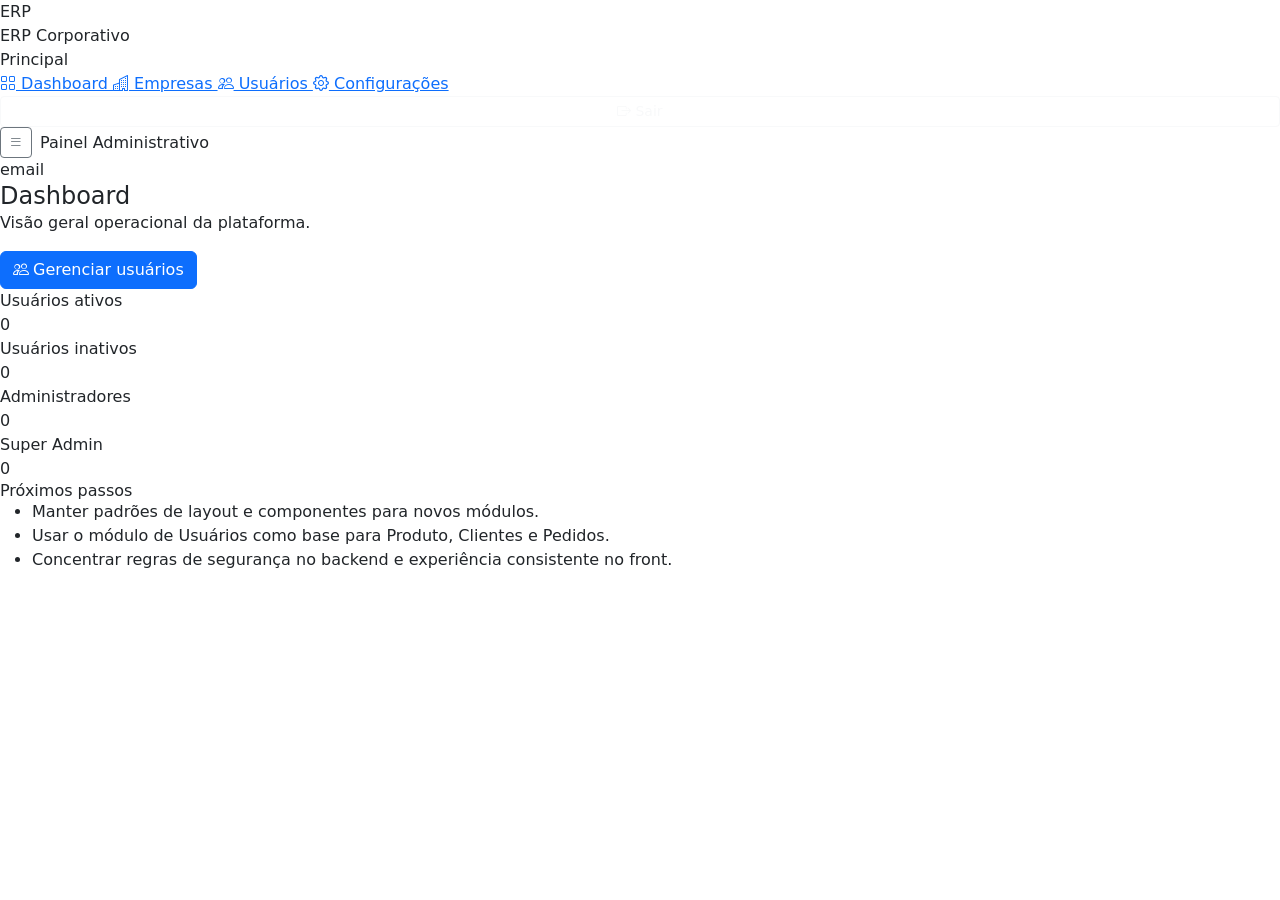
<file: src/main/resources/templates/dashboard/index.html>
<!DOCTYPE html>
<html lang="pt-BR" xmlns:th="http://www.thymeleaf.org">
<head>
    <meta charset="UTF-8">
    <meta name="viewport" content="width=device-width, initial-scale=1.0">
    <title>Dashboard | ERP Corporativo</title>
    <link href="https://cdn.jsdelivr.net/npm/bootstrap@5.3.3/dist/css/bootstrap.min.css" rel="stylesheet">
    <link href="https://cdn.jsdelivr.net/npm/bootstrap-icons@1.11.3/font/bootstrap-icons.min.css" rel="stylesheet">
    <link rel="stylesheet" th:href="@{/css/app.css}">
</head>
<body>
<div class="erp-toast-container"></div>
<div class="erp-toast-source" th:if="${successMessage}" data-toast-type="success" th:attr="data-toast-message=${successMessage}"></div>
<div class="erp-toast-source" th:if="${warningMessage}" data-toast-type="warning" th:attr="data-toast-message=${warningMessage}"></div>
<div class="erp-toast-source" th:if="${errorMessage}" data-toast-type="error" th:attr="data-toast-message=${errorMessage}"></div>
<div class="erp-shell">
    <aside class="erp-sidebar">
        <div class="erp-brand">
            <span class="erp-brand-badge">ERP</span>
            <div class="erp-brand-title">ERP Corporativo</div>
        </div>

        <div class="erp-nav-title">Principal</div>
        <a class="erp-nav-link active" th:href="@{/dashboard}">
            <i class="bi bi-grid"></i>
            Dashboard
        </a>
        <a class="erp-nav-link" th:href="@{/empresas}" th:if="${canManageCompanies}">
            <i class="bi bi-buildings"></i>
            Empresas
        </a>
        <a class="erp-nav-link" th:href="@{/usuarios}" th:if="${canManageUsers}">
            <i class="bi bi-people"></i>
            Usuários
        </a>
        <a class="erp-nav-link" th:href="@{/configuracoes/email}" th:if="${canManageUsers}">
            <i class="bi bi-gear"></i>
            Configurações
        </a>

        <div class="erp-sidebar-footer">
            <form th:action="@{/logout}" method="post">
                <input type="hidden" th:name="${_csrf.parameterName}" th:value="${_csrf.token}">
                <button type="submit" class="btn btn-outline-light btn-sm w-100">
                    <i class="bi bi-box-arrow-right me-1"></i>Sair
                </button>
            </form>
        </div>
    </aside>

    <section class="erp-content">
        <header class="erp-topbar">
            <div class="d-flex align-items-center gap-2">
                <button class="btn btn-outline-secondary btn-sm erp-mobile-toggle" data-erp-sidebar-toggle>
                    <i class="bi bi-list"></i>
                </button>
                <span class="erp-topbar-title">Painel Administrativo</span>
            </div>
            <span class="erp-muted" th:text="${email}">email</span>
        </header>

        <main class="erp-main">
            <div class="erp-page-header">
                <div>
                    <h1 class="h4 mb-0">Dashboard</h1>
                    <p class="erp-page-subtitle">Visão geral operacional da plataforma.</p>
                </div>
                <a class="btn btn-primary" th:href="@{/usuarios}" th:if="${canManageUsers}">
                    <i class="bi bi-people me-1"></i>Gerenciar usuários
                </a>
            </div>

            <section class="erp-kpi-grid">
                <article class="erp-kpi">
                    <div class="kpi-title">Usuários ativos</div>
                    <div class="kpi-value" th:text="${activeUsers}">0</div>
                </article>
                <article class="erp-kpi">
                    <div class="kpi-title">Usuários inativos</div>
                    <div class="kpi-value" th:text="${inactiveUsers}">0</div>
                </article>
                <article class="erp-kpi">
                    <div class="kpi-title">Administradores</div>
                    <div class="kpi-value" th:text="${adminUsers}">0</div>
                </article>
                <article class="erp-kpi">
                    <div class="kpi-title">Super Admin</div>
                    <div class="kpi-value" th:text="${superAdminUsers}">0</div>
                </article>
            </section>

            <section class="erp-card">
                <div class="erp-card-header">
                    <h2 class="h6 mb-0">Próximos passos</h2>
                </div>
                <div class="erp-card-body">
                    <ul class="mb-0">
                        <li>Manter padrões de layout e componentes para novos módulos.</li>
                        <li>Usar o módulo de Usuários como base para Produto, Clientes e Pedidos.</li>
                        <li>Concentrar regras de segurança no backend e experiência consistente no front.</li>
                    </ul>
                </div>
            </section>
        </main>
    </section>
</div>
<script th:src="@{/js/app.js}"></script>
</body>
</html>
</file>
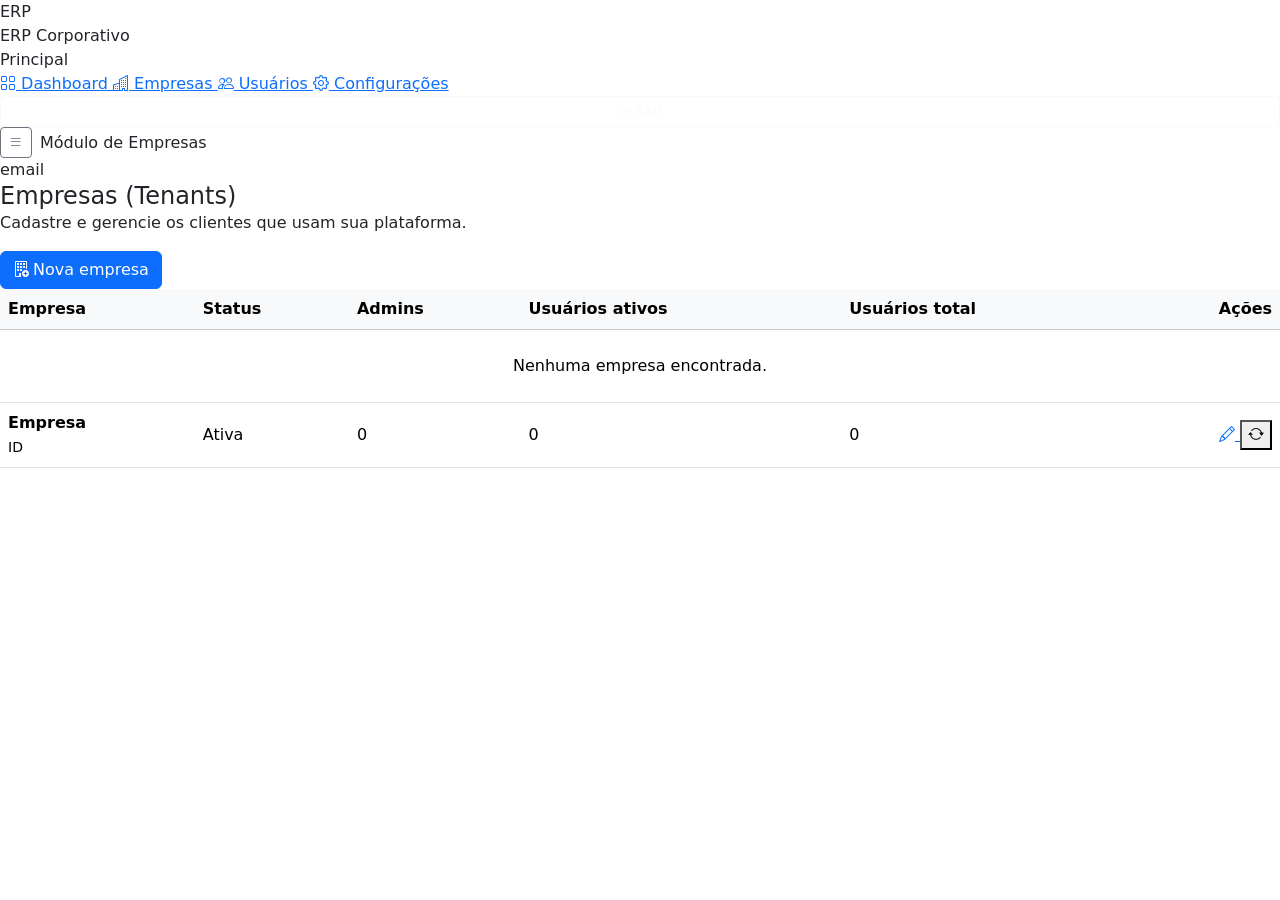
<file: src/main/resources/templates/empresas/index.html>
<!DOCTYPE html>
<html lang="pt-BR" xmlns:th="http://www.thymeleaf.org">
<head>
    <meta charset="UTF-8">
    <meta name="viewport" content="width=device-width, initial-scale=1.0">
    <title>Empresas | ERP Corporativo</title>
    <link href="https://cdn.jsdelivr.net/npm/bootstrap@5.3.3/dist/css/bootstrap.min.css" rel="stylesheet">
    <link href="https://cdn.jsdelivr.net/npm/bootstrap-icons@1.11.3/font/bootstrap-icons.min.css" rel="stylesheet">
    <link rel="stylesheet" th:href="@{/css/app.css}">
</head>
<body>
<div class="erp-toast-container"></div>
<div class="erp-toast-source" th:if="${successMessage}" data-toast-type="success" th:attr="data-toast-message=${successMessage}"></div>
<div class="erp-toast-source" th:if="${warningMessage}" data-toast-type="warning" th:attr="data-toast-message=${warningMessage}"></div>
<div class="erp-toast-source" th:if="${errorMessage}" data-toast-type="error" th:attr="data-toast-message=${errorMessage}"></div>
<div class="erp-shell">
    <aside class="erp-sidebar">
        <div class="erp-brand">
            <span class="erp-brand-badge">ERP</span>
            <div class="erp-brand-title">ERP Corporativo</div>
        </div>

        <div class="erp-nav-title">Principal</div>
        <a class="erp-nav-link" th:href="@{/dashboard}">
            <i class="bi bi-grid"></i>
            Dashboard
        </a>
        <a class="erp-nav-link active" th:href="@{/empresas}" th:if="${canManageCompanies}">
            <i class="bi bi-buildings"></i>
            Empresas
        </a>
        <a class="erp-nav-link" th:href="@{/usuarios}" th:if="${canManageUsers}">
            <i class="bi bi-people"></i>
            Usuários
        </a>
        <a class="erp-nav-link" th:href="@{/configuracoes/email}" th:if="${canManageUsers}">
            <i class="bi bi-gear"></i>
            Configurações
        </a>

        <div class="erp-sidebar-footer">
            <form th:action="@{/logout}" method="post">
                <input type="hidden" th:name="${_csrf.parameterName}" th:value="${_csrf.token}">
                <button type="submit" class="btn btn-outline-light btn-sm w-100">
                    <i class="bi bi-box-arrow-right me-1"></i>Sair
                </button>
            </form>
        </div>
    </aside>

    <section class="erp-content">
        <header class="erp-topbar">
            <div class="d-flex align-items-center gap-2">
                <button class="btn btn-outline-secondary btn-sm erp-mobile-toggle" data-erp-sidebar-toggle>
                    <i class="bi bi-list"></i>
                </button>
                <span class="erp-topbar-title">Módulo de Empresas</span>
            </div>
            <span class="erp-muted" th:text="${email}">email</span>
        </header>

        <main class="erp-main">
            <div class="erp-page-header">
                <div>
                    <h1 class="h4 mb-0">Empresas (Tenants)</h1>
                    <p class="erp-page-subtitle">Cadastre e gerencie os clientes que usam sua plataforma.</p>
                </div>
                <a class="btn btn-primary" th:href="@{/empresas/nova}">
                    <i class="bi bi-building-add me-1"></i>Nova empresa
                </a>
            </div>

            <section class="erp-card">
                <div class="table-responsive">
                    <table class="table table-hover align-middle mb-0">
                        <thead class="table-light">
                        <tr>
                            <th>Empresa</th>
                            <th>Status</th>
                            <th>Admins</th>
                            <th>Usuários ativos</th>
                            <th>Usuários total</th>
                            <th class="text-end">Ações</th>
                        </tr>
                        </thead>
                        <tbody>
                        <tr th:if="${#lists.isEmpty(empresas)}">
                            <td colspan="6" class="text-center py-4 erp-muted">Nenhuma empresa encontrada.</td>
                        </tr>
                        <tr th:each="empresa : ${empresas}">
                            <td>
                                <div class="fw-semibold" th:text="${empresa.nomeFantasia}">Empresa</div>
                                <small class="erp-muted" th:text="|ID ${empresa.id}|">ID</small>
                            </td>
                            <td>
                                <span th:class="'erp-badge-status ' + (${empresa.ativo} ? 'active' : 'inactive')"
                                      th:text="${empresa.ativo} ? 'Ativa' : 'Inativa'">Ativa</span>
                            </td>
                            <td th:text="${adminCounts[empresa.id]}">0</td>
                            <td th:text="${activeUserCounts[empresa.id]}">0</td>
                            <td th:text="${userCounts[empresa.id]}">0</td>
                            <td class="text-end">
                                <div class="erp-table-actions justify-content-end">
                                    <a class="erp-action-btn" th:href="@{|/empresas/${empresa.id}/editar|}" title="Editar empresa">
                                        <i class="bi bi-pencil"></i>
                                    </a>
                                    <form th:action="@{|/empresas/${empresa.id}/toggle-status|}" method="post" class="d-inline">
                                        <input type="hidden" th:name="${_csrf.parameterName}" th:value="${_csrf.token}">
                                        <button type="submit" class="erp-action-btn" title="Ativar/Inativar empresa">
                                            <i class="bi bi-arrow-repeat"></i>
                                        </button>
                                    </form>
                                    <a class="erp-action-btn" th:href="@{|/configuracoes/email?empresaId=${empresa.id}|}" title="Configuração de e-mail">
                                        <i class="bi bi-envelope-gear"></i>
                                    </a>
                                </div>
                            </td>
                        </tr>
                        </tbody>
                    </table>
                </div>
            </section>
        </main>
    </section>
</div>
<script th:src="@{/js/app.js}"></script>
</body>
</html>
</file>
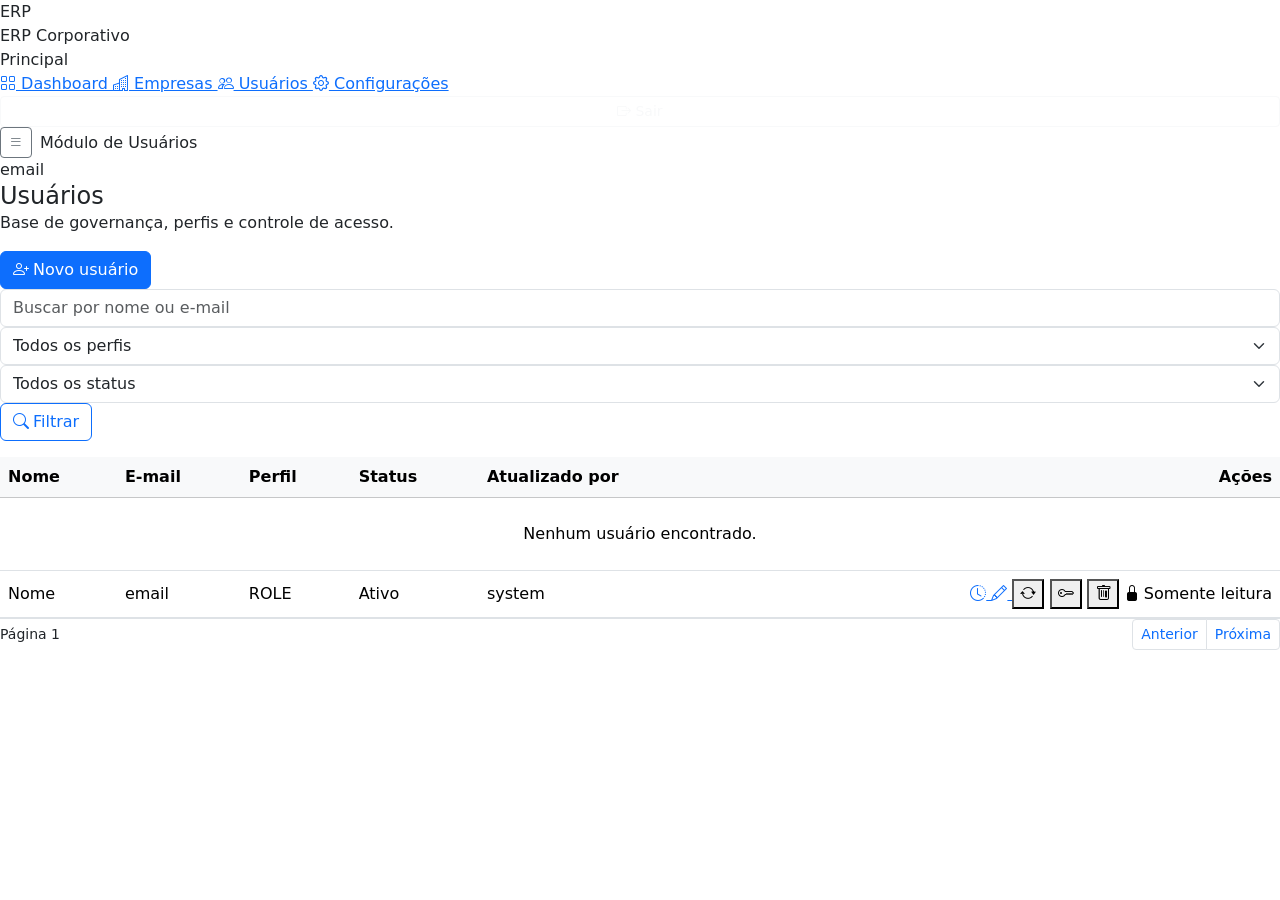
<file: src/main/resources/templates/usuarios/index.html>
<!DOCTYPE html>
<html lang="pt-BR" xmlns:th="http://www.thymeleaf.org">
<head>
    <meta charset="UTF-8">
    <meta name="viewport" content="width=device-width, initial-scale=1.0">
    <title>Usuários | ERP Corporativo</title>
    <link href="https://cdn.jsdelivr.net/npm/bootstrap@5.3.3/dist/css/bootstrap.min.css" rel="stylesheet">
    <link href="https://cdn.jsdelivr.net/npm/bootstrap-icons@1.11.3/font/bootstrap-icons.min.css" rel="stylesheet">
    <link rel="stylesheet" th:href="@{/css/app.css}">
</head>
<body>
<div class="erp-toast-container"></div>
<div class="erp-toast-source" th:if="${successMessage}" data-toast-type="success" th:attr="data-toast-message=${successMessage}"></div>
<div class="erp-toast-source" th:if="${warningMessage}" data-toast-type="warning" th:attr="data-toast-message=${warningMessage}"></div>
<div class="erp-toast-source" th:if="${errorMessage}" data-toast-type="error" th:attr="data-toast-message=${errorMessage}"></div>
<div class="erp-shell">
    <aside class="erp-sidebar">
        <div class="erp-brand">
            <span class="erp-brand-badge">ERP</span>
            <div class="erp-brand-title">ERP Corporativo</div>
        </div>

        <div class="erp-nav-title">Principal</div>
        <a class="erp-nav-link" th:href="@{/dashboard}">
            <i class="bi bi-grid"></i>
            Dashboard
        </a>
        <a class="erp-nav-link" th:href="@{/empresas}" th:if="${canManageCompanies}">
            <i class="bi bi-buildings"></i>
            Empresas
        </a>
        <a class="erp-nav-link active" th:href="@{/usuarios}">
            <i class="bi bi-people"></i>
            Usuários
        </a>
        <a class="erp-nav-link" th:href="@{/configuracoes/email}">
            <i class="bi bi-gear"></i>
            Configurações
        </a>

        <div class="erp-sidebar-footer">
            <form th:action="@{/logout}" method="post">
                <input type="hidden" th:name="${_csrf.parameterName}" th:value="${_csrf.token}">
                <button type="submit" class="btn btn-outline-light btn-sm w-100">
                    <i class="bi bi-box-arrow-right me-1"></i>Sair
                </button>
            </form>
        </div>
    </aside>

    <section class="erp-content">
        <header class="erp-topbar">
            <div class="d-flex align-items-center gap-2">
                <button class="btn btn-outline-secondary btn-sm erp-mobile-toggle" data-erp-sidebar-toggle>
                    <i class="bi bi-list"></i>
                </button>
                <span class="erp-topbar-title">Módulo de Usuários</span>
            </div>
            <span class="erp-muted" th:text="${email}">email</span>
        </header>

        <main class="erp-main">
            <div class="erp-page-header">
                <div>
                    <h1 class="h4 mb-0">Usuários</h1>
                    <p class="erp-page-subtitle">Base de governança, perfis e controle de acesso.</p>
                </div>
                <a class="btn btn-primary" th:href="@{/usuarios/novo}">
                    <i class="bi bi-person-plus me-1"></i>Novo usuário
                </a>
            </div>

            <section class="erp-card mb-3">
                <div class="erp-card-body">
                    <form method="get" class="erp-filter-grid">
                        <input class="form-control" type="text" name="q" placeholder="Buscar por nome ou e-mail" th:value="${q}">
                        <select class="form-select" name="role">
                            <option value="">Todos os perfis</option>
                            <option th:each="roleValue : ${roleValues}"
                                    th:value="${roleValue.name()}"
                                    th:selected="${role != null and role.name() == roleValue.name()}"
                                    th:text="${roleValue.name()}">ROLE</option>
                        </select>
                        <select class="form-select" name="ativo">
                            <option value="">Todos os status</option>
                            <option value="true" th:selected="${ativo != null and ativo}">Ativo</option>
                            <option value="false" th:selected="${ativo != null and !ativo}">Inativo</option>
                        </select>
                        <button class="btn btn-outline-primary" type="submit">
                            <i class="bi bi-search me-1"></i>Filtrar
                        </button>
                    </form>
                </div>
            </section>

            <section class="erp-card">
                <div class="table-responsive">
                    <table class="table table-hover align-middle mb-0">
                        <thead class="table-light">
                        <tr>
                            <th>Nome</th>
                            <th>E-mail</th>
                            <th>Perfil</th>
                            <th>Status</th>
                            <th>Atualizado por</th>
                            <th class="text-end">Ações</th>
                        </tr>
                        </thead>
                        <tbody>
                        <tr th:if="${usuarios.isEmpty()}">
                            <td colspan="6" class="text-center py-4 erp-muted">Nenhum usuário encontrado.</td>
                        </tr>
                        <tr th:each="usuario : ${usuarios.content}">
                            <td th:text="${usuario.nome()}">Nome</td>
                            <td th:text="${usuario.email()}">email</td>
                            <td th:text="${usuario.role().name()}">ROLE</td>
                            <td>
                                <span th:class="'erp-badge-status ' + (${usuario.ativo()} ? 'active' : 'inactive')"
                                      th:text="${usuario.ativo()} ? 'Ativo' : 'Inativo'">Ativo</span>
                            </td>
                            <td th:text="${usuario.updatedBy() != null ? usuario.updatedBy() : '-'}">system</td>
                            <td class="text-end">
                                <div class="erp-table-actions justify-content-end">
                                    <a class="erp-action-btn" th:href="@{|/usuarios/${usuario.id()}/auditoria|}" title="Auditoria">
                                        <i class="bi bi-clock-history"></i>
                                    </a>
                                    <a class="erp-action-btn" th:if="${usuario.role().name() != 'SUPER_ADMIN'}" th:href="@{|/usuarios/${usuario.id()}/editar|}" title="Editar">
                                        <i class="bi bi-pencil"></i>
                                    </a>
                                    <form th:if="${usuario.role().name() != 'SUPER_ADMIN'}" th:action="@{|/usuarios/${usuario.id()}/toggle-status|}" method="post" class="d-inline">
                                        <input type="hidden" th:name="${_csrf.parameterName}" th:value="${_csrf.token}">
                                        <button type="submit" class="erp-action-btn" title="Ativar/Inativar">
                                            <i class="bi bi-arrow-repeat"></i>
                                        </button>
                                    </form>
                                    <form th:if="${usuario.role().name() != 'SUPER_ADMIN'}" th:action="@{|/usuarios/${usuario.id()}/reset-password|}" method="post" class="d-inline">
                                        <input type="hidden" th:name="${_csrf.parameterName}" th:value="${_csrf.token}">
                                        <button type="submit" class="erp-action-btn" title="Resetar senha">
                                            <i class="bi bi-key"></i>
                                        </button>
                                    </form>
                                    <button type="button" class="erp-action-btn is-danger" title="Excluir"
                                            data-bs-toggle="modal" data-bs-target="#erpDeleteUserModal"
                                            th:attr="data-delete-url=@{|/usuarios/${usuario.id()}/excluir|},
                                                     data-user-name=${usuario.nome()},
                                                     data-user-email=${usuario.email()}">
                                        <i class="bi bi-trash"></i>
                                    </button>
                                    <span th:if="${usuario.role().name() == 'SUPER_ADMIN'}" class="erp-readonly-pill">
                                        <i class="bi bi-lock-fill me-1"></i>Somente leitura
                                    </span>
                                </div>
                            </td>
                        </tr>
                        </tbody>
                    </table>
                </div>
                <div class="erp-card-body border-top d-flex justify-content-between align-items-center">
                    <small class="erp-muted"
                           th:text="|Página ${usuarios.number + 1} de ${usuarios.totalPages == 0 ? 1 : usuarios.totalPages}|">Página 1</small>
                    <nav>
                        <ul class="pagination pagination-sm mb-0">
                            <li class="page-item" th:classappend="${usuarios.first} ? 'disabled'">
                                <a class="page-link"
                                   th:href="@{/usuarios(page=${usuarios.number - 1},q=${q},role=${role},ativo=${ativo})}">Anterior</a>
                            </li>
                            <li class="page-item" th:classappend="${usuarios.last} ? 'disabled'">
                                <a class="page-link"
                                   th:href="@{/usuarios(page=${usuarios.number + 1},q=${q},role=${role},ativo=${ativo})}">Próxima</a>
                            </li>
                        </ul>
                    </nav>
                </div>
            </section>
        </main>
    </section>
</div>

<form id="erpDeleteUserForm" method="post" class="d-none" aria-hidden="true">
    <input type="hidden" th:name="${_csrf.parameterName}" th:value="${_csrf.token}">
</form>

<div class="modal fade" id="erpDeleteUserModal" tabindex="-1" aria-labelledby="erpDeleteUserModalLabel" aria-hidden="true">
    <div class="modal-dialog modal-dialog-centered">
        <div class="modal-content border-0 shadow">
            <div class="modal-header border-0 pb-0">
                <h2 class="modal-title h5" id="erpDeleteUserModalLabel">Excluir usuário</h2>
                <button type="button" class="btn-close" data-bs-dismiss="modal" aria-label="Fechar"></button>
            </div>
            <div class="modal-body pt-2" id="erpDeleteUserModalBody">
                Confirme se deseja remover este usuário do sistema.
            </div>
            <div class="modal-footer border-0 pt-0">
                <button type="button" class="btn btn-light border" data-bs-dismiss="modal">Cancelar</button>
                <button type="button" class="btn btn-danger" id="erpDeleteUserConfirm">
                    <i class="bi bi-trash me-1"></i>Excluir
                </button>
            </div>
        </div>
    </div>
</div>

<script src="https://cdn.jsdelivr.net/npm/bootstrap@5.3.3/dist/js/bootstrap.bundle.min.js"></script>
<script th:inline="javascript">
    (function () {
        const modalEl = document.getElementById('erpDeleteUserModal');
        const form = document.getElementById('erpDeleteUserForm');
        const bodyEl = document.getElementById('erpDeleteUserModalBody');
        const confirmBtn = document.getElementById('erpDeleteUserConfirm');
        if (!modalEl || !form || !confirmBtn) {
            return;
        }
        modalEl.addEventListener('show.bs.modal', function (event) {
            const trigger = event.relatedTarget;
            if (!trigger) {
                return;
            }
            const url = trigger.getAttribute('data-delete-url');
            const name = trigger.getAttribute('data-user-name') || '';
            const email = trigger.getAttribute('data-user-email') || '';
            form.setAttribute('action', url);
            bodyEl.replaceChildren();
            const p1 = document.createElement('p');
            p1.className = 'mb-2';
            p1.textContent = 'Tem certeza que deseja excluir este usuário?';
            const p2 = document.createElement('p');
            p2.className = 'mb-0 text-muted small';
            const strong = document.createElement('strong');
            strong.className = 'text-body';
            strong.textContent = name;
            p2.appendChild(strong);
            p2.appendChild(document.createElement('br'));
            p2.appendChild(document.createTextNode(email));
            const p3 = document.createElement('p');
            p3.className = 'mb-0 mt-3 small text-danger';
            p3.textContent = 'Esta ação não pode ser desfeita.';
            bodyEl.append(p1, p2, p3);
        });
        confirmBtn.addEventListener('click', function () {
            if (form.getAttribute('action')) {
                form.submit();
            }
        });
    })();
</script>
<script th:src="@{/js/app.js}"></script>
</body>
</html>
</file>
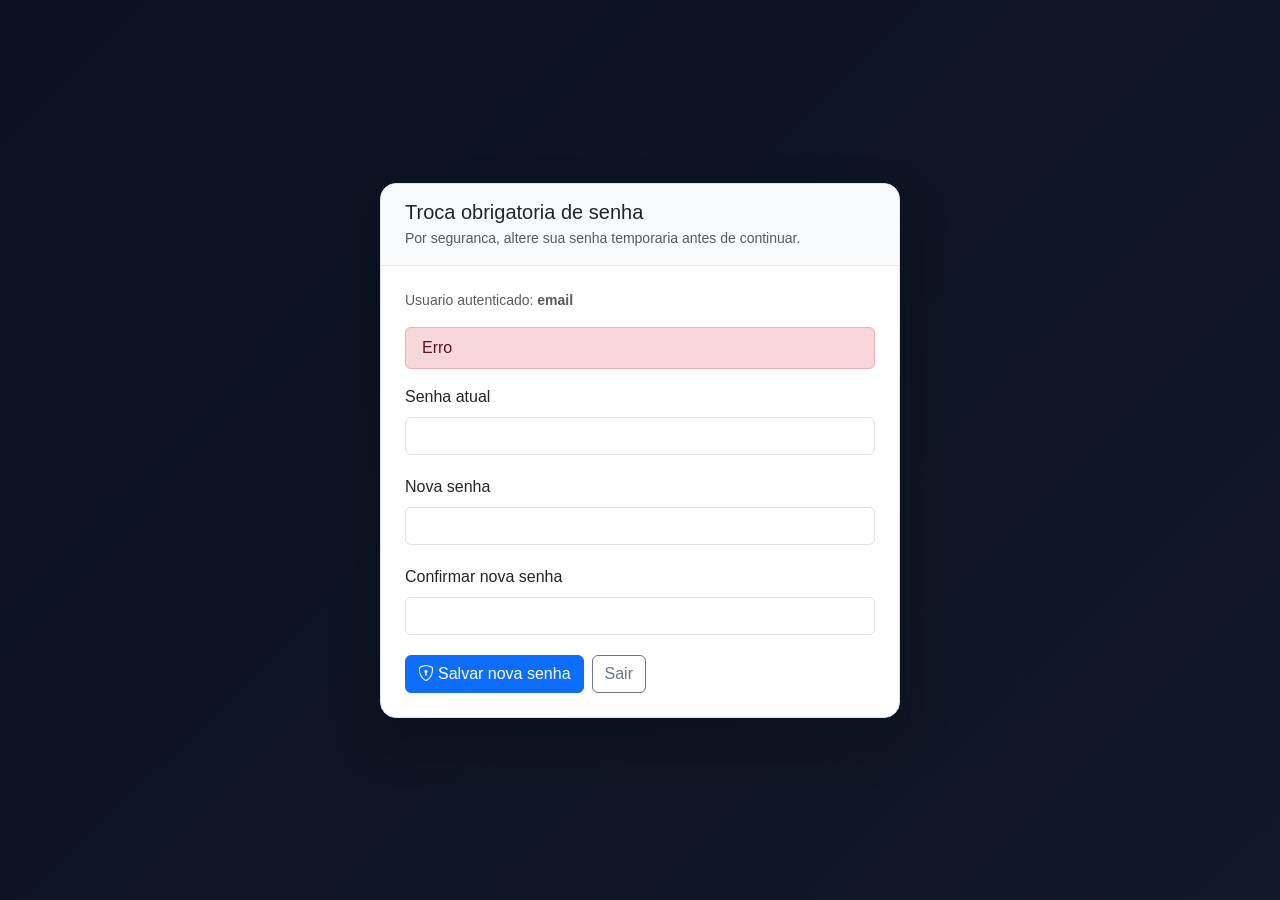
<file: src/main/resources/templates/auth/change-password.html>
<!DOCTYPE html>
<html lang="pt-BR" xmlns:th="http://www.thymeleaf.org">
<head>
    <meta charset="UTF-8">
    <meta name="viewport" content="width=device-width, initial-scale=1.0">
    <title>Alterar senha | ERP Corporativo</title>
    <link href="https://cdn.jsdelivr.net/npm/bootstrap@5.3.3/dist/css/bootstrap.min.css" rel="stylesheet">
    <link href="https://cdn.jsdelivr.net/npm/bootstrap-icons@1.11.3/font/bootstrap-icons.min.css" rel="stylesheet">
    <style>
        body {
            margin: 0;
            min-height: 100vh;
            display: grid;
            place-items: center;
            background: linear-gradient(135deg, #0b1120, #111827);
            font-family: "Inter", "Segoe UI", Arial, sans-serif;
            color: #0f172a;
            padding: 16px;
        }

        .password-card {
            width: 100%;
            max-width: 520px;
            border-radius: 16px;
            border: 1px solid #dbe3f0;
            box-shadow: 0 22px 45px rgba(2, 8, 23, 0.35);
        }

        .password-card .card-header {
            background: #f8fafc;
            border-bottom: 1px solid #e2e8f0;
            border-top-left-radius: 16px;
            border-top-right-radius: 16px;
        }
    </style>
</head>
<body>
<section class="card password-card">
    <div class="card-header py-3 px-4">
        <h1 class="h5 mb-1">Troca obrigatoria de senha</h1>
        <p class="text-muted mb-0 small">
            Por seguranca, altere sua senha temporaria antes de continuar.
        </p>
    </div>
    <div class="card-body p-4">
        <p class="small text-muted mb-3">
            Usuario autenticado: <strong th:text="${email}">email</strong>
        </p>

        <form th:action="@{/minha-conta/alterar-senha}" th:object="${passwordForm}" method="post" class="row g-3">
            <input type="hidden" th:name="${_csrf.parameterName}" th:value="${_csrf.token}">
            <div class="col-12">
                <div class="alert alert-danger py-2 mb-0" role="alert" th:if="${#fields.hasGlobalErrors()}">
                    <div th:each="error : ${#fields.globalErrors()}" th:text="${error}">Erro</div>
                </div>
            </div>
            <div class="col-12">
                <label class="form-label" for="currentPassword">Senha atual</label>
                <input id="currentPassword" type="password" class="form-control" th:field="*{currentPassword}" autocomplete="current-password">
                <div class="text-danger small mt-1" th:if="${#fields.hasErrors('currentPassword')}" th:errors="*{currentPassword}"></div>
            </div>

            <div class="col-12">
                <label class="form-label" for="newPassword">Nova senha</label>
                <input id="newPassword" type="password" class="form-control" th:field="*{newPassword}" autocomplete="new-password">
                <div class="text-danger small mt-1" th:if="${#fields.hasErrors('newPassword')}" th:errors="*{newPassword}"></div>
            </div>

            <div class="col-12">
                <label class="form-label" for="confirmPassword">Confirmar nova senha</label>
                <input id="confirmPassword" type="password" class="form-control" th:field="*{confirmPassword}" autocomplete="new-password">
                <div class="text-danger small mt-1" th:if="${#fields.hasErrors('confirmPassword')}" th:errors="*{confirmPassword}"></div>
            </div>

            <div class="col-12 d-flex gap-2">
                <button type="submit" class="btn btn-primary">
                    <i class="bi bi-shield-lock me-1"></i>Salvar nova senha
                </button>
                <button type="submit" form="logoutForm" class="btn btn-outline-secondary">Sair</button>
            </div>
        </form>
        <form id="logoutForm" th:action="@{/logout}" method="post" class="d-none">
            <input type="hidden" th:name="${_csrf.parameterName}" th:value="${_csrf.token}">
        </form>
    </div>
</section>
</body>
</html>
</file>
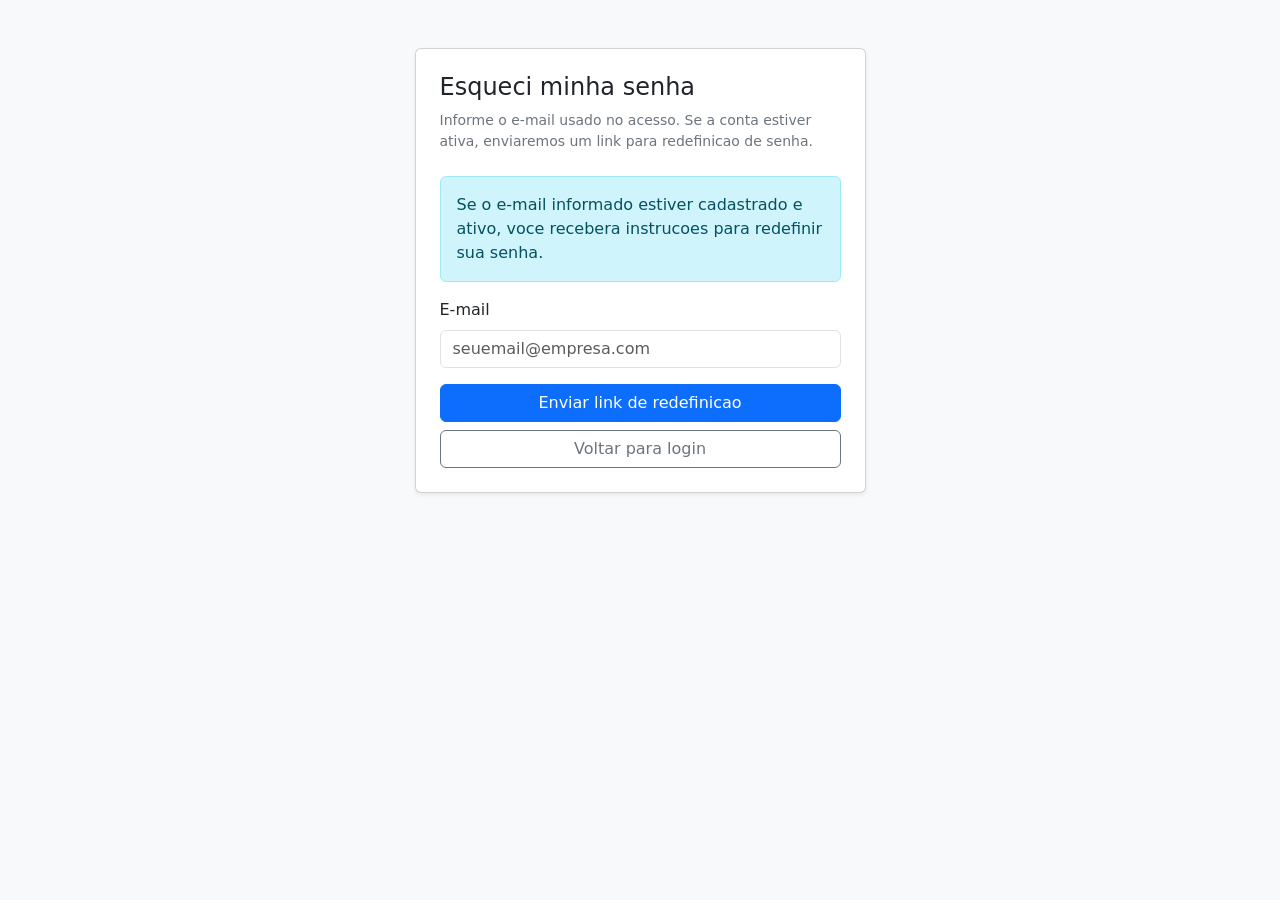
<file: src/main/resources/templates/auth/forgot-password.html>
<!DOCTYPE html>
<html lang="pt-BR" xmlns:th="http://www.thymeleaf.org">
<head>
    <meta charset="UTF-8">
    <meta name="viewport" content="width=device-width, initial-scale=1">
    <title>Esqueci minha senha | ERP</title>
    <link href="https://cdn.jsdelivr.net/npm/bootstrap@5.3.3/dist/css/bootstrap.min.css" rel="stylesheet">
</head>
<body class="bg-light">
<main class="container py-5">
    <div class="row justify-content-center">
        <div class="col-12 col-md-8 col-lg-5">
            <div class="card shadow-sm">
                <div class="card-body p-4">
                    <h1 class="h4 mb-2">Esqueci minha senha</h1>
                    <p class="text-secondary small mb-4">
                        Informe o e-mail usado no acesso. Se a conta estiver ativa, enviaremos um link para redefinicao de senha.
                    </p>

                    <div class="alert alert-info" th:if="${infoMessage}" th:text="${infoMessage}">
                        Se o e-mail informado estiver cadastrado e ativo, voce recebera instrucoes para redefinir sua senha.
                    </div>

                    <form th:action="@{/esqueci-senha}" th:object="${forgotPasswordForm}" method="post" novalidate>
                        <input type="hidden" th:name="${_csrf.parameterName}" th:value="${_csrf.token}">
                        <div class="mb-3">
                            <label class="form-label" for="email">E-mail</label>
                            <input id="email" type="email" class="form-control" th:field="*{email}" autocomplete="email" placeholder="seuemail@empresa.com">
                            <div class="text-danger small mt-1" th:if="${#fields.hasErrors('email')}" th:errors="*{email}"></div>
                        </div>
                        <div class="d-grid gap-2">
                            <button type="submit" class="btn btn-primary">Enviar link de redefinicao</button>
                            <a th:href="@{/login}" class="btn btn-outline-secondary">Voltar para login</a>
                        </div>
                    </form>
                </div>
            </div>
        </div>
    </div>
</main>
</body>
</html>
</file>
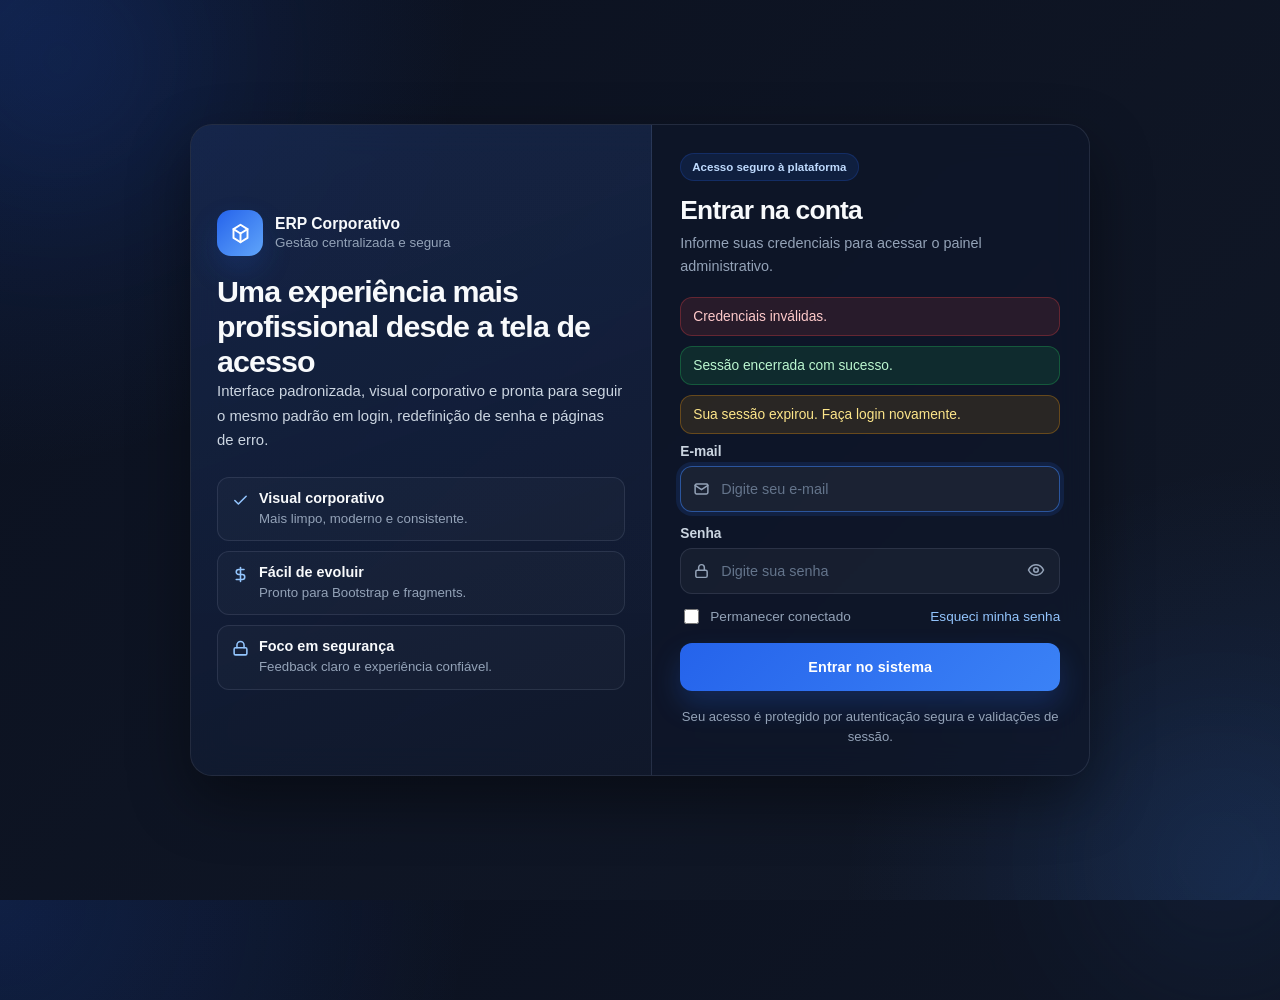
<file: src/main/resources/templates/auth/login.html>
<!DOCTYPE html>
<html lang="pt-BR" xmlns:th="http://www.thymeleaf.org">
<head>
    <meta charset="UTF-8" />
    <meta name="viewport" content="width=device-width, initial-scale=1" />
    <title>Entrar | ERP Corporativo</title>

    <style>
        *, *::before, *::after {
            box-sizing: border-box;
        }

        :root {
            --color-bg: #0b1120;
            --color-bg-soft: #111827;
            --color-surface: rgba(15, 23, 42, 0.84);
            --color-surface-2: rgba(255, 255, 255, 0.04);
            --color-border: rgba(148, 163, 184, 0.16);
            --color-primary: #2563eb;
            --color-primary-hover: #1d4ed8;
            --color-primary-soft: rgba(37, 99, 235, 0.14);
            --color-text: #f8fafc;
            --color-text-soft: #cbd5e1;
            --color-text-muted: #94a3b8;
            --color-success-bg: rgba(34, 197, 94, 0.12);
            --color-success-border: rgba(34, 197, 94, 0.3);
            --color-success-text: #bbf7d0;
            --color-danger-bg: rgba(239, 68, 68, 0.12);
            --color-danger-border: rgba(239, 68, 68, 0.3);
            --color-danger-text: #fecaca;
            --color-warning-bg: rgba(245, 158, 11, 0.12);
            --color-warning-border: rgba(245, 158, 11, 0.3);
            --color-warning-text: #fde68a;
            --radius-sm: 12px;
            --radius-md: 18px;
            --radius-lg: 22px;
            --shadow-lg: 0 24px 60px rgba(0, 0, 0, 0.42);
            --shadow-md: 0 14px 30px rgba(37, 99, 235, 0.18);
            --transition: 0.25s ease;
        }

        html, body {
            margin: 0;
            min-height: 100%;
            font-family: "Inter", "Segoe UI", Roboto, Arial, sans-serif;
            background:
                radial-gradient(circle at top left, rgba(37, 99, 235, 0.18), transparent 30%),
                radial-gradient(circle at bottom right, rgba(59, 130, 246, 0.14), transparent 28%),
                linear-gradient(135deg, var(--color-bg) 0%, var(--color-bg-soft) 100%);
            color: var(--color-text);
        }

        body {
            height: 100dvh;
            display: flex;
            align-items: center;
            justify-content: center;
            padding: clamp(12px, 2.2vh, 24px) 16px;
            overflow: hidden;
            position: relative;
        }

        .orb {
            position: absolute;
            border-radius: 50%;
            filter: blur(80px);
            opacity: 0.35;
            pointer-events: none;
        }

        .orb--1 {
            width: 260px;
            height: 260px;
            top: -70px;
            left: -70px;
            background: rgba(37, 99, 235, 0.28);
        }

        .orb--2 {
            width: 280px;
            height: 280px;
            right: -80px;
            bottom: -100px;
            background: rgba(59, 130, 246, 0.2);
        }

        .auth-shell {
            position: relative;
            z-index: 2;
            width: 100%;
            max-width: 980px;
            min-height: 620px;
            display: grid;
            grid-template-columns: 1fr 0.95fr;
            border: 1px solid var(--color-border);
            background: rgba(15, 23, 42, 0.72);
            backdrop-filter: blur(16px);
            -webkit-backdrop-filter: blur(16px);
            border-radius: var(--radius-lg);
            overflow: hidden;
            box-shadow: var(--shadow-lg);
            margin: auto 0;
        }

        .auth-brand {
            padding: 36px 32px;
            background:
                linear-gradient(160deg, rgba(37, 99, 235, 0.14), rgba(15, 23, 42, 0.22)),
                linear-gradient(180deg, rgba(255,255,255,0.02), rgba(255,255,255,0.01));
            border-right: 1px solid var(--color-border);
            display: flex;
            flex-direction: column;
            justify-content: center;
            gap: 18px;
        }

        .brand-top {
            display: flex;
            align-items: center;
            gap: 12px;
        }

        .brand-logo {
            width: 46px;
            height: 46px;
            border-radius: 14px;
            background: linear-gradient(135deg, var(--color-primary), #60a5fa);
            display: flex;
            align-items: center;
            justify-content: center;
            box-shadow: var(--shadow-md);
            flex-shrink: 0;
        }

        .brand-logo svg {
            width: 21px;
            height: 21px;
            color: #fff;
        }

        .brand-name strong {
            display: block;
            font-size: 0.98rem;
        }

        .brand-name span {
            color: var(--color-text-muted);
            font-size: 0.84rem;
        }

        .auth-brand h1 {
            margin: 0;
            font-size: 1.9rem;
            line-height: 1.15;
            letter-spacing: -0.03em;
        }

        .auth-brand p {
            margin: 0;
            color: var(--color-text-soft);
            font-size: 0.93rem;
            line-height: 1.65;
            max-width: 440px;
        }

        .brand-points {
            display: grid;
            gap: 10px;
            margin-top: 6px;
        }

        .brand-point {
            display: flex;
            align-items: flex-start;
            gap: 10px;
            padding: 12px 14px;
            border: 1px solid var(--color-border);
            border-radius: var(--radius-sm);
            background: rgba(255, 255, 255, 0.025);
        }

        .brand-point svg {
            width: 17px;
            height: 17px;
            color: #93c5fd;
            flex-shrink: 0;
            margin-top: 2px;
        }

        .brand-point strong {
            display: block;
            font-size: 0.9rem;
            margin-bottom: 3px;
        }

        .brand-point span {
            color: var(--color-text-muted);
            font-size: 0.83rem;
            line-height: 1.45;
        }

        .auth-panel {
            padding: 32px 28px;
            display: flex;
            align-items: center;
            justify-content: center;
        }

        .auth-card {
            width: 100%;
            max-width: 380px;
        }

        .auth-badge {
            display: inline-flex;
            align-items: center;
            gap: 8px;
            padding: 7px 11px;
            font-size: 0.72rem;
            font-weight: 600;
            color: #bfdbfe;
            background: rgba(37, 99, 235, 0.12);
            border: 1px solid rgba(37, 99, 235, 0.22);
            border-radius: 999px;
            margin-bottom: 14px;
        }

        .auth-card h2 {
            margin: 0 0 6px;
            font-size: 1.65rem;
            letter-spacing: -0.03em;
        }

        .auth-card .subtitle {
            margin: 0 0 20px;
            color: var(--color-text-muted);
            line-height: 1.55;
            font-size: 0.9rem;
        }

        .alert {
            padding: 11px 12px;
            border-radius: 12px;
            border: 1px solid transparent;
            font-size: 0.86rem;
            margin-bottom: 10px;
        }

        .alert.error {
            background: var(--color-danger-bg);
            border-color: var(--color-danger-border);
            color: var(--color-danger-text);
        }

        .alert.success {
            background: var(--color-success-bg);
            border-color: var(--color-success-border);
            color: var(--color-success-text);
        }

        .alert.warning {
            background: var(--color-warning-bg);
            border-color: var(--color-warning-border);
            color: var(--color-warning-text);
        }

        form {
            display: flex;
            flex-direction: column;
            gap: 14px;
        }

        .form-group {
            display: flex;
            flex-direction: column;
            gap: 7px;
        }

        .form-label {
            font-size: 0.86rem;
            font-weight: 600;
            color: var(--color-text-soft);
        }

        .input-wrap {
            position: relative;
        }

        .input-icon {
            position: absolute;
            top: 50%;
            left: 13px;
            transform: translateY(-50%);
            width: 17px;
            height: 17px;
            color: var(--color-text-muted);
            pointer-events: none;
        }

        .form-control {
            width: 100%;
            min-height: 46px;
            border-radius: 12px;
            border: 1px solid var(--color-border);
            background: var(--color-surface-2);
            color: var(--color-text);
            padding: 0 42px 0 40px;
            font-size: 0.9rem;
            outline: none;
            transition: border-color var(--transition), box-shadow var(--transition), background var(--transition);
        }

        .form-control::placeholder {
            color: #64748b;
        }

        .form-control:focus {
            border-color: rgba(59, 130, 246, 0.55);
            background: rgba(255, 255, 255, 0.055);
            box-shadow: 0 0 0 4px var(--color-primary-soft);
        }

        .toggle-password {
            position: absolute;
            top: 50%;
            right: 8px;
            transform: translateY(-50%);
            border: 0;
            background: transparent;
            color: var(--color-text-muted);
            width: 32px;
            height: 32px;
            border-radius: 10px;
            cursor: pointer;
            transition: background var(--transition), color var(--transition);
        }

        .toggle-password:hover {
            background: rgba(255,255,255,0.06);
            color: var(--color-text);
        }

        .form-row {
            display: flex;
            align-items: center;
            justify-content: space-between;
            gap: 10px;
            margin-top: -2px;
            margin-bottom: 2px;
        }

        .check {
            display: inline-flex;
            align-items: center;
            gap: 8px;
            color: var(--color-text-muted);
            font-size: 0.85rem;
            cursor: pointer;
            user-select: none;
        }

        .check input {
            width: 15px;
            height: 15px;
            accent-color: var(--color-primary);
        }

        .link {
            color: #93c5fd;
            text-decoration: none;
            font-size: 0.85rem;
            transition: color var(--transition);
        }

        .link:hover {
            color: #dbeafe;
        }

        .btn-submit {
            min-height: 48px;
            border: none;
            border-radius: 12px;
            background: linear-gradient(135deg, var(--color-primary), #3b82f6);
            color: #fff;
            font-size: 0.9rem;
            font-weight: 700;
            letter-spacing: 0.01em;
            cursor: pointer;
            transition: transform var(--transition), box-shadow var(--transition), filter var(--transition);
            box-shadow: 0 14px 28px rgba(37, 99, 235, 0.24);
        }

        .btn-submit:hover {
            transform: translateY(-1px);
            filter: brightness(1.04);
        }

        .btn-submit:disabled {
            opacity: 0.8;
            cursor: progress;
        }

        .auth-footer {
            margin-top: 16px;
            text-align: center;
            color: var(--color-text-muted);
            font-size: 0.82rem;
            line-height: 1.5;
        }

        @media (max-width: 1280px) {
            .auth-shell {
                max-width: 900px;
                min-height: 580px;
            }

            .auth-brand {
                padding: 30px 26px;
            }

            .auth-panel {
                padding: 28px 24px;
            }
        }

        @media (max-width: 1024px) {
            .auth-shell {
                max-width: 860px;
                min-height: auto;
                grid-template-columns: 1fr 1fr;
            }

            .auth-brand h1 {
                font-size: 1.65rem;
            }

            .brand-point span {
                font-size: 0.8rem;
            }
        }

        @media (max-width: 860px) {
            body {
                padding: 14px;
                overflow-y: auto;
                overflow-x: hidden;
            }

            .auth-shell {
                grid-template-columns: 1fr;
                max-width: 460px;
            }

            .auth-brand {
                display: none;
            }

            .auth-panel {
                padding: 28px 18px;
            }

            .auth-card {
                max-width: 100%;
            }
        }

        @media (max-height: 780px) and (min-width: 861px) {
            body {
                padding: 12px 16px;
            }

            .auth-shell {
                min-height: 540px;
                max-width: 920px;
            }

            .auth-brand {
                padding: 24px 24px;
                gap: 14px;
            }

            .auth-brand h1 {
                font-size: 1.55rem;
            }

            .auth-brand p {
                font-size: 0.88rem;
                line-height: 1.5;
            }

            .brand-points {
                gap: 8px;
            }

            .brand-point {
                padding: 10px 12px;
            }

            .brand-point strong {
                font-size: 0.85rem;
            }

            .brand-point span {
                font-size: 0.78rem;
            }

            .auth-panel {
                padding: 24px 22px;
            }

            .auth-card h2 {
                font-size: 1.45rem;
            }

            .auth-card .subtitle {
                margin-bottom: 16px;
                font-size: 0.86rem;
            }

            form {
                gap: 12px;
            }

            .form-control {
                min-height: 44px;
            }

            .btn-submit {
                min-height: 44px;
            }

            .auth-footer {
                margin-top: 12px;
                font-size: 0.78rem;
            }
        }

        @media (max-width: 480px) {
            .auth-panel {
                padding: 24px 14px;
            }

            .auth-card h2 {
                font-size: 1.45rem;
            }

            .form-row {
                flex-direction: column;
                align-items: flex-start;
            }
        }
    </style>
</head>
<body>
    <div class="orb orb--1"></div>
    <div class="orb orb--2"></div>

    <main class="auth-shell" role="main">
        <section class="auth-brand">
            <div class="brand-top">
                <div class="brand-logo" aria-hidden="true">
                    <svg viewBox="0 0 24 24" fill="none" stroke="currentColor" stroke-width="2.2" stroke-linecap="round" stroke-linejoin="round">
                        <path d="M12 2 20 7v10l-8 5-8-5V7l8-5z"></path>
                        <path d="M12 22V12"></path>
                        <path d="m20 7-8 5-8-5"></path>
                    </svg>
                </div>
                <div class="brand-name">
                    <strong>ERP Corporativo</strong>
                    <span>Gestão centralizada e segura</span>
                </div>
            </div>

            <div>
                <h1>Uma experiência mais profissional desde a tela de acesso</h1>
                <p>
                    Interface padronizada, visual corporativo e pronta para seguir o mesmo padrão
                    em login, redefinição de senha e páginas de erro.
                </p>
            </div>

            <div class="brand-points">
                <div class="brand-point">
                    <svg viewBox="0 0 24 24" fill="none" stroke="currentColor" stroke-width="2.2" stroke-linecap="round" stroke-linejoin="round">
                        <path d="M20 6 9 17l-5-5"></path>
                    </svg>
                    <div>
                        <strong>Visual corporativo</strong>
                        <span>Mais limpo, moderno e consistente.</span>
                    </div>
                </div>

                <div class="brand-point">
                    <svg viewBox="0 0 24 24" fill="none" stroke="currentColor" stroke-width="2.2" stroke-linecap="round" stroke-linejoin="round">
                        <path d="M12 2v20"></path>
                        <path d="M17 5H9.5a3.5 3.5 0 0 0 0 7H14.5a3.5 3.5 0 0 1 0 7H6"></path>
                    </svg>
                    <div>
                        <strong>Fácil de evoluir</strong>
                        <span>Pronto para Bootstrap e fragments.</span>
                    </div>
                </div>

                <div class="brand-point">
                    <svg viewBox="0 0 24 24" fill="none" stroke="currentColor" stroke-width="2.2" stroke-linecap="round" stroke-linejoin="round">
                        <rect x="3" y="11" width="18" height="10" rx="2"></rect>
                        <path d="M7 11V7a5 5 0 0 1 10 0v4"></path>
                    </svg>
                    <div>
                        <strong>Foco em segurança</strong>
                        <span>Feedback claro e experiência confiável.</span>
                    </div>
                </div>
            </div>
        </section>

        <section class="auth-panel">
            <div class="auth-card">
                <div class="auth-badge">Acesso seguro à plataforma</div>

                <h2>Entrar na conta</h2>
                <p class="subtitle">
                    Informe suas credenciais para acessar o painel administrativo.
                </p>

                <div class="alert error" role="alert" th:if="${loginError}" th:text="${loginError}">
                    Credenciais inválidas.
                </div>

                <div class="alert success" role="status" th:if="${loginSuccess}" th:text="${loginSuccess}">
                    Sessão encerrada com sucesso.
                </div>

                <div class="alert warning" role="alert" th:if="${loginWarning}" th:text="${loginWarning}">
                    Sua sessão expirou. Faça login novamente.
                </div>

                <form id="loginForm" th:action="@{/login}" method="post">
                    <input type="hidden" th:name="${_csrf.parameterName}" th:value="${_csrf.token}">

                    <div class="form-group">
                        <label class="form-label" for="username">E-mail</label>
                        <div class="input-wrap">
                            <svg class="input-icon" viewBox="0 0 24 24" fill="none" stroke="currentColor" stroke-width="2.1" stroke-linecap="round" stroke-linejoin="round">
                                <rect x="3" y="5" width="18" height="14" rx="2"></rect>
                                <path d="m3 7 9 6 9-6"></path>
                            </svg>
                            <input
                                class="form-control"
                                type="email"
                                id="username"
                                name="username"
                                placeholder="Digite seu e-mail"
                                autocomplete="username"
                                required
                                autofocus>
                        </div>
                    </div>

                    <div class="form-group">
                        <label class="form-label" for="password">Senha</label>
                        <div class="input-wrap">
                            <svg class="input-icon" viewBox="0 0 24 24" fill="none" stroke="currentColor" stroke-width="2.1" stroke-linecap="round" stroke-linejoin="round">
                                <rect x="4" y="11" width="16" height="10" rx="2"></rect>
                                <path d="M8 11V7a4 4 0 0 1 8 0v4"></path>
                            </svg>
                            <input
                                class="form-control"
                                type="password"
                                id="password"
                                name="password"
                                placeholder="Digite sua senha"
                                autocomplete="current-password"
                                required>

                            <button type="button" class="toggle-password" id="togglePassword" aria-label="Mostrar senha">
                                <svg width="18" height="18" viewBox="0 0 24 24" fill="none" stroke="currentColor" stroke-width="2.1" stroke-linecap="round" stroke-linejoin="round">
                                    <path d="M2 12s3.5-7 10-7 10 7 10 7-3.5 7-10 7S2 12 2 12Z"></path>
                                    <circle cx="12" cy="12" r="3"></circle>
                                </svg>
                            </button>
                        </div>
                    </div>

                    <div class="form-row">
                        <label class="check" for="remember">
                            <input type="checkbox" id="remember" name="remember-me">
                            Permanecer conectado
                        </label>

                        <a th:href="@{/esqueci-senha}" class="link">Esqueci minha senha</a>
                    </div>

                    <button type="submit" class="btn-submit" id="submitBtn">
                        Entrar no sistema
                    </button>
                </form>

                <div class="auth-footer">
                    Seu acesso é protegido por autenticação segura e validações de sessão.
                </div>
            </div>
        </section>
    </main>

    <script>
        (function () {
            const form = document.getElementById('loginForm');
            const passwordInput = document.getElementById('password');
            const togglePassword = document.getElementById('togglePassword');
            const submitBtn = document.getElementById('submitBtn');

            if (togglePassword && passwordInput) {
                togglePassword.addEventListener('click', function () {
                    const isPassword = passwordInput.type === 'password';
                    passwordInput.type = isPassword ? 'text' : 'password';
                    togglePassword.setAttribute('aria-label', isPassword ? 'Ocultar senha' : 'Mostrar senha');
                });
            }

            if (form) {
                form.addEventListener('submit', function () {
                    submitBtn.disabled = true;
                    submitBtn.textContent = 'Entrando...';
                });
            }
        })();
    </script>
</body>
</html>
</file>
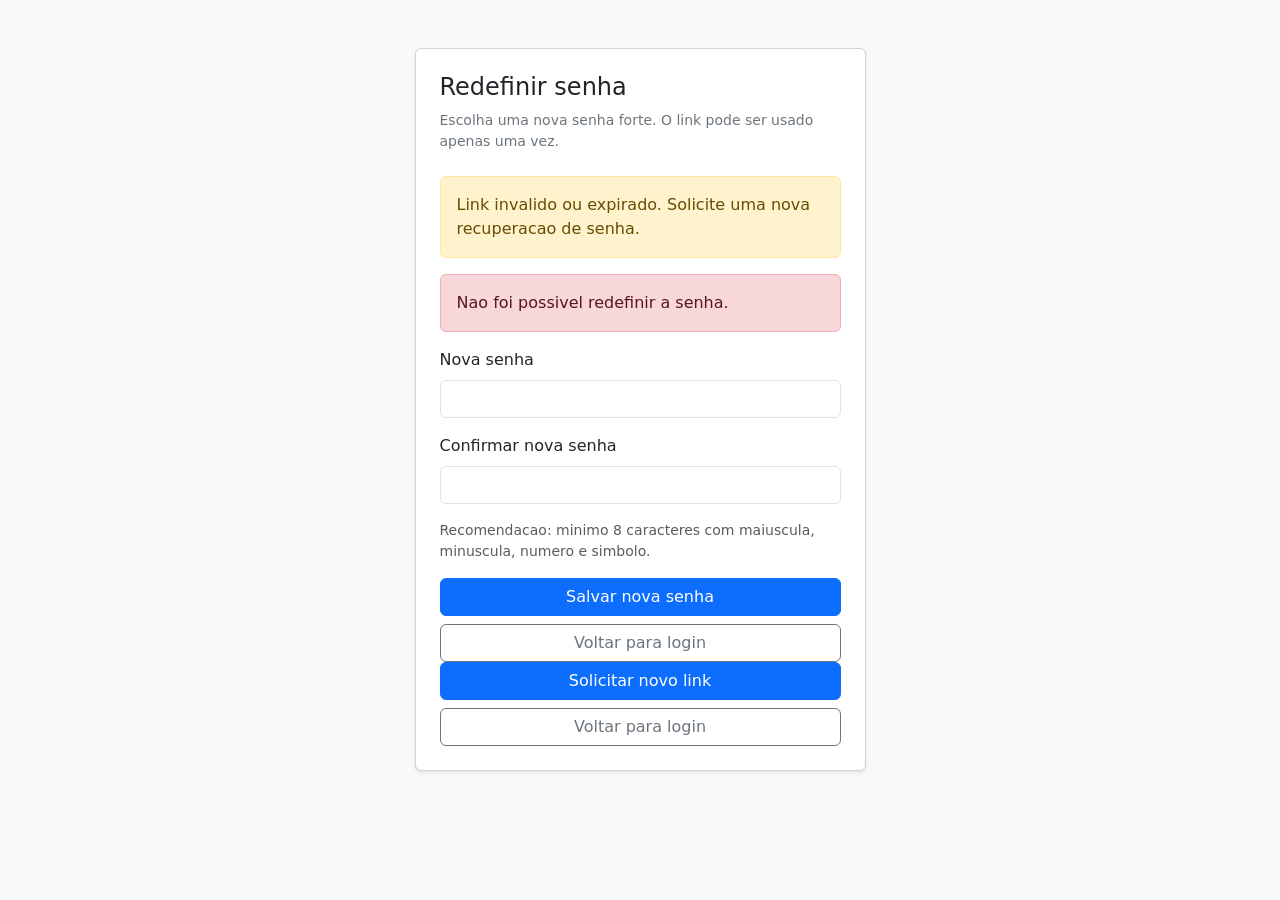
<file: src/main/resources/templates/auth/reset-password.html>
<!DOCTYPE html>
<html lang="pt-BR" xmlns:th="http://www.thymeleaf.org">
<head>
    <meta charset="UTF-8">
    <meta name="viewport" content="width=device-width, initial-scale=1">
    <title>Redefinir senha | ERP</title>
    <link href="https://cdn.jsdelivr.net/npm/bootstrap@5.3.3/dist/css/bootstrap.min.css" rel="stylesheet">
</head>
<body class="bg-light">
<main class="container py-5">
    <div class="row justify-content-center">
        <div class="col-12 col-md-8 col-lg-5">
            <div class="card shadow-sm">
                <div class="card-body p-4">
                    <h1 class="h4 mb-2">Redefinir senha</h1>
                    <p class="text-secondary small mb-4">
                        Escolha uma nova senha forte. O link pode ser usado apenas uma vez.
                    </p>

                    <div class="alert alert-warning" th:if="${tokenInvalid}">
                        Link invalido ou expirado. Solicite uma nova recuperacao de senha.
                    </div>
                    <div class="alert alert-danger" th:if="${errorMessage}" th:text="${errorMessage}">
                        Nao foi possivel redefinir a senha.
                    </div>

                    <form th:if="${!tokenInvalid}" th:action="@{/redefinir-senha}" th:object="${resetForm}" method="post" novalidate>
                        <input type="hidden" th:name="${_csrf.parameterName}" th:value="${_csrf.token}">
                        <input type="hidden" th:field="*{token}">

                        <div class="mb-3">
                            <label class="form-label" for="newPassword">Nova senha</label>
                            <input id="newPassword" type="password" class="form-control" th:field="*{newPassword}" autocomplete="new-password">
                            <div class="text-danger small mt-1" th:if="${#fields.hasErrors('newPassword')}" th:errors="*{newPassword}"></div>
                        </div>
                        <div class="mb-3">
                            <label class="form-label" for="confirmPassword">Confirmar nova senha</label>
                            <input id="confirmPassword" type="password" class="form-control" th:field="*{confirmPassword}" autocomplete="new-password">
                            <div class="text-danger small mt-1" th:if="${#fields.hasErrors('confirmPassword')}" th:errors="*{confirmPassword}"></div>
                        </div>

                        <div class="form-text mb-3">
                            Recomendacao: minimo 8 caracteres com maiuscula, minuscula, numero e simbolo.
                        </div>

                        <div class="d-grid gap-2">
                            <button type="submit" class="btn btn-primary">Salvar nova senha</button>
                            <a th:href="@{/login}" class="btn btn-outline-secondary">Voltar para login</a>
                        </div>
                    </form>

                    <div class="d-grid gap-2" th:if="${tokenInvalid}">
                        <a th:href="@{/esqueci-senha}" class="btn btn-primary">Solicitar novo link</a>
                        <a th:href="@{/login}" class="btn btn-outline-secondary">Voltar para login</a>
                    </div>
                </div>
            </div>
        </div>
    </div>
</main>
</body>
</html>
</file>
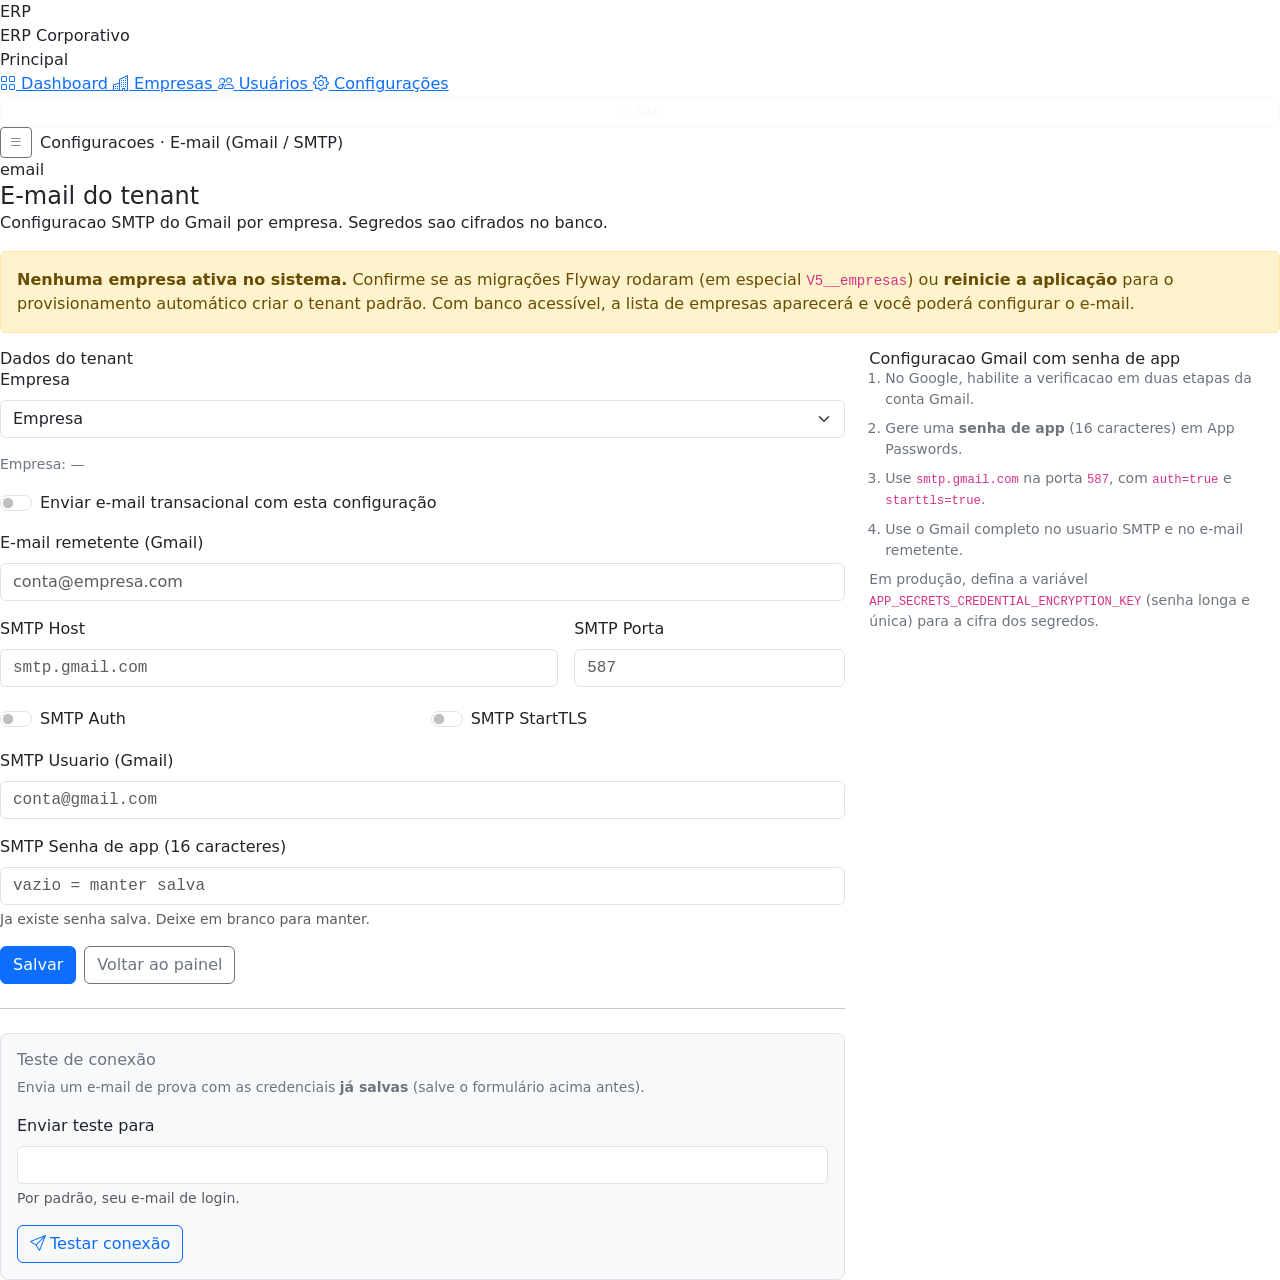
<file: src/main/resources/templates/configuracoes/email.html>
<!DOCTYPE html>
<html lang="pt-BR" xmlns:th="http://www.thymeleaf.org">
<head>
    <meta charset="UTF-8">
    <meta name="viewport" content="width=device-width, initial-scale=1.0">
    <title>Configuracoes · E-mail | ERP Corporativo</title>
    <link href="https://cdn.jsdelivr.net/npm/bootstrap@5.3.3/dist/css/bootstrap.min.css" rel="stylesheet">
    <link href="https://cdn.jsdelivr.net/npm/bootstrap-icons@1.11.3/font/bootstrap-icons.min.css" rel="stylesheet">
    <link rel="stylesheet" th:href="@{/css/app.css}">
</head>
<body>
<div class="erp-toast-container"></div>
<div class="erp-toast-source" th:if="${successMessage}" data-toast-type="success" th:attr="data-toast-message=${successMessage}"></div>
<div class="erp-toast-source" th:if="${warningMessage}" data-toast-type="warning" th:attr="data-toast-message=${warningMessage}"></div>
<div class="erp-toast-source" th:if="${errorMessage}" data-toast-type="error" th:attr="data-toast-message=${errorMessage}"></div>
<div class="erp-shell">
    <aside class="erp-sidebar">
        <div class="erp-brand">
            <span class="erp-brand-badge">ERP</span>
            <div class="erp-brand-title">ERP Corporativo</div>
        </div>

        <div class="erp-nav-title">Principal</div>
        <a class="erp-nav-link" th:href="@{/dashboard}">
            <i class="bi bi-grid"></i>
            Dashboard
        </a>
        <a class="erp-nav-link" th:href="@{/empresas}" th:if="${canManageCompanies}">
            <i class="bi bi-buildings"></i>
            Empresas
        </a>
        <a class="erp-nav-link" th:href="@{/usuarios}" th:if="${canManageUsers}">
            <i class="bi bi-people"></i>
            Usuários
        </a>
        <a class="erp-nav-link active" th:href="@{/configuracoes/email}">
            <i class="bi bi-gear"></i>
            Configurações
        </a>

        <div class="erp-sidebar-footer">
            <form th:action="@{/logout}" method="post">
                <input type="hidden" th:name="${_csrf.parameterName}" th:value="${_csrf.token}">
                <button type="submit" class="btn btn-outline-light btn-sm w-100">
                    <i class="bi bi-box-arrow-right me-1"></i>Sair
                </button>
            </form>
        </div>
    </aside>

    <section class="erp-content">
        <header class="erp-topbar">
            <div class="d-flex align-items-center gap-2">
                <button class="btn btn-outline-secondary btn-sm erp-mobile-toggle" data-erp-sidebar-toggle>
                    <i class="bi bi-list"></i>
                </button>
                <span class="erp-topbar-title">Configuracoes · E-mail (Gmail / SMTP)</span>
            </div>
            <span class="erp-muted" th:text="${email}">email</span>
        </header>

        <main class="erp-main">
            <div class="erp-page-header">
                <div>
                    <h1 class="h4 mb-0">E-mail do tenant</h1>
                    <p class="erp-page-subtitle">Configuracao SMTP do Gmail por empresa. Segredos sao cifrados no banco.</p>
                </div>
            </div>

            <div th:if="${noEmpresas}" class="alert alert-warning" role="alert">
                <strong>Nenhuma empresa ativa no sistema.</strong> Confirme se as migrações Flyway rodaram
                (em especial <code class="small">V5__empresas</code>) ou <strong>reinicie a aplicação</strong> para
                o provisionamento automático criar o tenant padrão. Com banco acessível, a lista de empresas aparecerá
                e você poderá configurar o e-mail.
            </div>

            <div th:unless="${noEmpresas}" class="row g-4">
                <div class="col-lg-4 order-lg-1">
                    <section class="erp-card h-100">
                        <div class="erp-card-header">
                            <h2 class="h6 mb-0">Configuracao Gmail com senha de app</h2>
                        </div>
                        <div class="erp-card-body small text-secondary">
                            <ol class="ps-3 mb-0">
                                <li class="mb-2">No Google, habilite a verificacao em duas etapas da conta Gmail.</li>
                                <li class="mb-2">Gere uma <strong>senha de app</strong> (16 caracteres) em App Passwords.</li>
                                <li class="mb-2">Use <code>smtp.gmail.com</code> na porta <code>587</code>, com <code>auth=true</code> e <code>starttls=true</code>.</li>
                                <li>Use o Gmail completo no usuario SMTP e no e-mail remetente.</li>
                            </ol>
                            <p class="mb-0 mt-2">Em produção, defina a variável <code>APP_SECRETS_CREDENTIAL_ENCRYPTION_KEY</code> (senha longa e única) para a cifra dos segredos.</p>
                        </div>
                    </section>
                </div>
                <div class="col-lg-8 order-lg-0">
                    <section class="erp-card">
                        <div class="erp-card-header d-flex flex-wrap align-items-end justify-content-between gap-2">
                            <h2 class="h6 mb-0">Dados do tenant</h2>
                        </div>
                        <div class="erp-card-body">
                            <form th:action="@{/configuracoes/email}" th:object="${emailConfigForm}" method="post" class="needs-validation" novalidate>
                                <input type="hidden" th:name="${_csrf.parameterName}" th:value="${_csrf.token}">

                                <div class="mb-3" th:if="${empresas != null}">
                                    <label class="form-label" for="empresaSelect">Empresa</label>
                                    <select class="form-select" id="empresaSelect" name="empresaId"
                                            th:attr="data-base-url=@{/configuracoes/email}">
                                        <option th:each="e : ${empresas}" th:value="${e.id}" th:selected="${e.id == empresaSelecionadaId}"
                                                th:text="${e.nomeFantasia}">Empresa</option>
                                    </select>
                                </div>
                                <div class="mb-3" th:if="${empresas == null}">
                                    <div class="text-secondary small">Empresa: <span th:text="${empresaNome}">—</span></div>
                                </div>

                                <div class="form-check form-switch mb-3">
                                    <input class="form-check-input" type="checkbox" th:field="*{ativo}" id="cfgAtivo">
                                    <label class="form-check-label" for="cfgAtivo">Enviar e-mail transacional com esta configuração</label>
                                </div>

                                <div class="mb-3">
                                    <label for="enderecoRemetente" class="form-label">E-mail remetente (Gmail)</label>
                                    <input type="email" class="form-control" th:field="*{enderecoRemetente}" id="enderecoRemetente" autocomplete="off" placeholder="conta@empresa.com">
                                </div>

                                <div class="row g-3">
                                    <div class="col-md-8">
                                        <label for="smtpHost" class="form-label">SMTP Host</label>
                                        <input type="text" class="form-control font-monospace" th:field="*{smtpHost}" id="smtpHost" autocomplete="off" placeholder="smtp.gmail.com">
                                    </div>
                                    <div class="col-md-4">
                                        <label for="smtpPort" class="form-label">SMTP Porta</label>
                                        <input type="number" class="form-control font-monospace" th:field="*{smtpPort}" id="smtpPort" min="1" max="65535" placeholder="587">
                                    </div>
                                </div>

                                <div class="row g-3 mt-1">
                                    <div class="col-md-6">
                                        <div class="form-check form-switch">
                                            <input class="form-check-input" type="checkbox" th:field="*{smtpAuth}" id="smtpAuth">
                                            <label class="form-check-label" for="smtpAuth">SMTP Auth</label>
                                        </div>
                                    </div>
                                    <div class="col-md-6">
                                        <div class="form-check form-switch">
                                            <input class="form-check-input" type="checkbox" th:field="*{smtpStarttls}" id="smtpStarttls">
                                            <label class="form-check-label" for="smtpStarttls">SMTP StartTLS</label>
                                        </div>
                                    </div>
                                </div>

                                <div class="mb-3 mt-3">
                                    <label for="smtpUsername" class="form-label">SMTP Usuario (Gmail)</label>
                                    <input type="text" class="form-control font-monospace" th:field="*{smtpUsername}" id="smtpUsername" autocomplete="off" placeholder="conta@gmail.com">
                                </div>

                                <div class="mb-3">
                                    <label for="smtpPassword" class="form-label">SMTP Senha de app (16 caracteres)</label>
                                    <input type="password" class="form-control font-monospace" th:field="*{smtpPassword}" id="smtpPassword" autocomplete="off" placeholder="vazio = manter salva">
                                    <div class="form-text" th:if="${hasStoredSmtpPassword}">Ja existe senha salva. Deixe em branco para manter.</div>
                                </div>

                                <div class="d-flex flex-wrap gap-2">
                                    <button type="submit" class="btn btn-primary">Salvar</button>
                                    <a class="btn btn-outline-secondary" th:href="@{/dashboard}">Voltar ao painel</a>
                                </div>
                            </form>

                            <hr class="my-4">
                            <div class="border rounded-3 p-3 bg-light">
                                <h3 class="h6 text-secondary mb-2">Teste de conexão</h3>
                                <p class="small text-secondary mb-3">
                                    Envia um e-mail de prova com as credenciais <strong>já salvas</strong> (salve o formulário acima antes).
                                </p>
                                <form th:action="@{/configuracoes/email/teste}" method="post">
                                    <input type="hidden" th:name="${_csrf.parameterName}" th:value="${_csrf.token}">
                                    <input type="hidden" name="empresaId" th:if="${empresas != null}" th:value="${empresaSelecionadaId}">

                                    <div class="mb-3">
                                        <label for="testRecipientEmail" class="form-label">Enviar teste para</label>
                                        <input type="email" class="form-control" name="testRecipientEmail" id="testRecipientEmail"
                                               th:attr="placeholder=${email}" th:value="${email}" autocomplete="email">
                                        <div class="form-text">Por padrão, seu e-mail de login.</div>
                                    </div>
                                    <button type="submit" class="btn btn-outline-primary">
                                        <i class="bi bi-send me-1"></i>Testar conexão
                                    </button>
                                </form>
                            </div>
                        </div>
                    </section>
                </div>
            </div>
        </main>
    </section>
</div>
<script th:src="@{/js/app.js}"></script>
<script th:if="${empresas != null}">
    (function () {
        const sel = document.getElementById('empresaSelect');
        if (!sel) return;
        const base = sel.getAttribute('data-base-url') || '/configuracoes/email';
        sel.addEventListener('change', function () {
            if (!this.value) return;
            window.location.href = base + (base.indexOf('?') >= 0 ? '&' : '?') + 'empresaId=' + encodeURIComponent(this.value);
        });
    })();
</script>
</body>
</html>
</file>
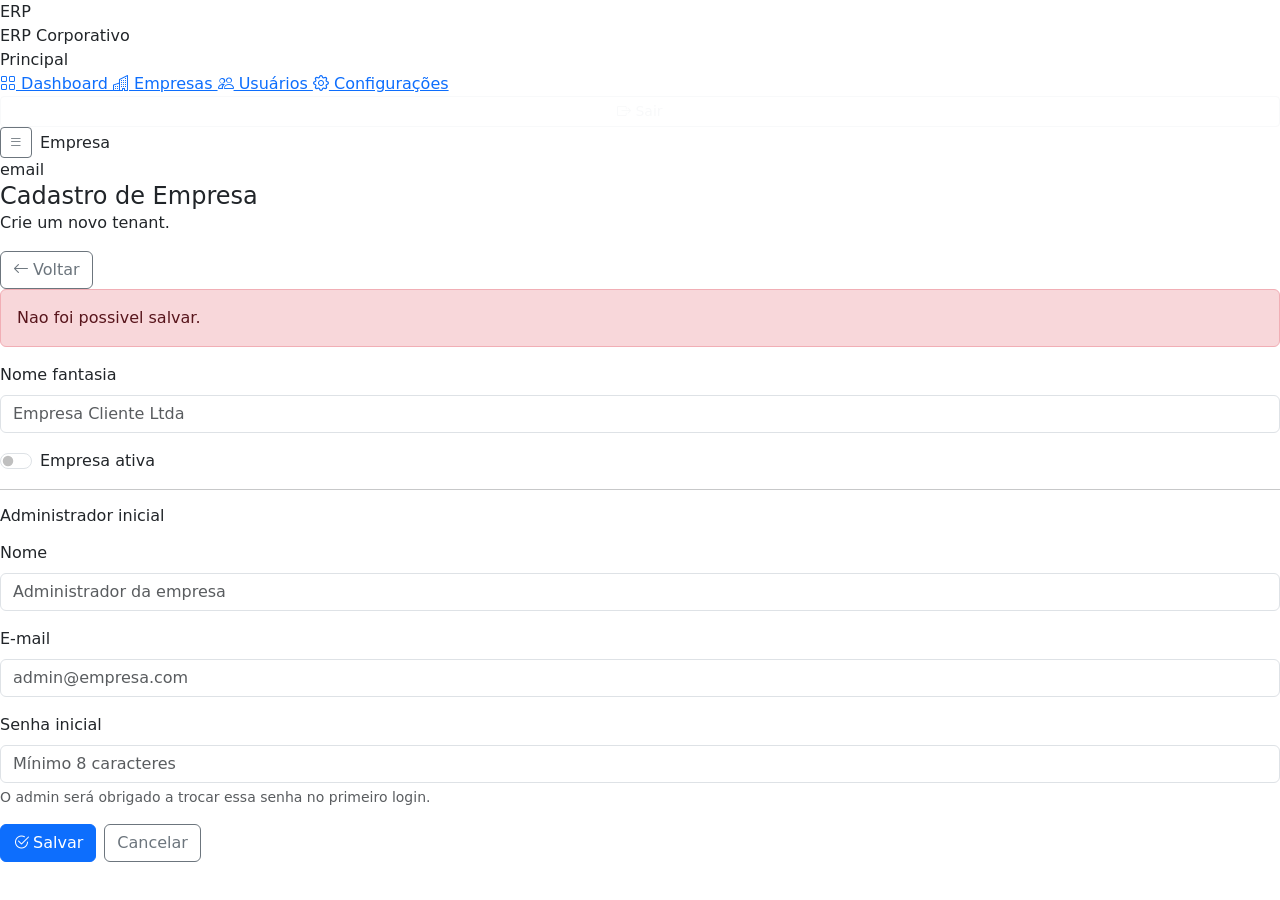
<file: src/main/resources/templates/empresas/form.html>
<!DOCTYPE html>
<html lang="pt-BR" xmlns:th="http://www.thymeleaf.org">
<head>
    <meta charset="UTF-8">
    <meta name="viewport" content="width=device-width, initial-scale=1.0">
    <title th:text="${isEdit} ? 'Editar Empresa | ERP Corporativo' : 'Nova Empresa | ERP Corporativo'">Empresa | ERP Corporativo</title>
    <link href="https://cdn.jsdelivr.net/npm/bootstrap@5.3.3/dist/css/bootstrap.min.css" rel="stylesheet">
    <link href="https://cdn.jsdelivr.net/npm/bootstrap-icons@1.11.3/font/bootstrap-icons.min.css" rel="stylesheet">
    <link rel="stylesheet" th:href="@{/css/app.css}">
</head>
<body>
<div class="erp-shell">
    <aside class="erp-sidebar">
        <div class="erp-brand">
            <span class="erp-brand-badge">ERP</span>
            <div class="erp-brand-title">ERP Corporativo</div>
        </div>

        <div class="erp-nav-title">Principal</div>
        <a class="erp-nav-link" th:href="@{/dashboard}">
            <i class="bi bi-grid"></i>
            Dashboard
        </a>
        <a class="erp-nav-link active" th:href="@{/empresas}" th:if="${canManageCompanies}">
            <i class="bi bi-buildings"></i>
            Empresas
        </a>
        <a class="erp-nav-link" th:href="@{/usuarios}" th:if="${canManageUsers}">
            <i class="bi bi-people"></i>
            Usuários
        </a>
        <a class="erp-nav-link" th:href="@{/configuracoes/email}" th:if="${canManageUsers}">
            <i class="bi bi-gear"></i>
            Configurações
        </a>

        <div class="erp-sidebar-footer">
            <form th:action="@{/logout}" method="post">
                <input type="hidden" th:name="${_csrf.parameterName}" th:value="${_csrf.token}">
                <button type="submit" class="btn btn-outline-light btn-sm w-100">
                    <i class="bi bi-box-arrow-right me-1"></i>Sair
                </button>
            </form>
        </div>
    </aside>

    <section class="erp-content">
        <header class="erp-topbar">
            <div class="d-flex align-items-center gap-2">
                <button class="btn btn-outline-secondary btn-sm erp-mobile-toggle" data-erp-sidebar-toggle>
                    <i class="bi bi-list"></i>
                </button>
                <span class="erp-topbar-title"
                      th:text="${isEdit} ? 'Editar empresa' : 'Nova empresa'">Empresa</span>
            </div>
            <span class="erp-muted" th:text="${email}">email</span>
        </header>

        <main class="erp-main">
            <div class="erp-page-header">
                <div>
                    <h1 class="h4 mb-0" th:text="${isEdit} ? 'Editar Empresa' : 'Cadastro de Empresa'">Cadastro de Empresa</h1>
                    <p class="erp-page-subtitle"
                       th:text="${isEdit} ? 'Atualize os dados do tenant.' : 'Crie um novo tenant e provisione o administrador inicial.'">
                        Crie um novo tenant.
                    </p>
                </div>
                <a class="btn btn-outline-secondary" th:href="@{/empresas}">
                    <i class="bi bi-arrow-left me-1"></i>Voltar
                </a>
            </div>

            <section class="erp-card">
                <div class="erp-card-body">
                    <form th:action="${isEdit} ? @{|/empresas/${empresaId}/editar|} : @{/empresas}"
                          th:object="${empresaForm}" method="post" class="needs-validation" novalidate>
                        <input type="hidden" th:name="${_csrf.parameterName}" th:value="${_csrf.token}">
                        <div class="alert alert-danger" th:if="${#fields.hasGlobalErrors()}" th:text="${#fields.globalErrors()[0].defaultMessage}">
                            Nao foi possivel salvar.
                        </div>

                        <div class="mb-3">
                            <label class="form-label" for="nomeFantasia">Nome fantasia</label>
                            <input class="form-control" id="nomeFantasia" th:field="*{nomeFantasia}" placeholder="Empresa Cliente Ltda">
                            <div class="text-danger small mt-1" th:if="${#fields.hasErrors('nomeFantasia')}" th:errors="*{nomeFantasia}"></div>
                        </div>

                        <div class="form-check form-switch mb-3">
                            <input class="form-check-input" type="checkbox" id="ativo" th:field="*{ativo}">
                            <label class="form-check-label" for="ativo">Empresa ativa</label>
                        </div>

                        <div th:if="${!isEdit}">
                            <hr>
                            <h2 class="h6 mb-3">Administrador inicial</h2>
                            <div class="mb-3">
                                <label class="form-label" for="adminNome">Nome</label>
                                <input class="form-control" id="adminNome" th:field="*{adminNome}" placeholder="Administrador da empresa">
                                <div class="text-danger small mt-1" th:if="${#fields.hasErrors('adminNome')}" th:errors="*{adminNome}"></div>
                            </div>
                            <div class="mb-3">
                                <label class="form-label" for="adminEmail">E-mail</label>
                                <input class="form-control" type="email" id="adminEmail" th:field="*{adminEmail}" placeholder="admin@empresa.com">
                                <div class="text-danger small mt-1" th:if="${#fields.hasErrors('adminEmail')}" th:errors="*{adminEmail}"></div>
                            </div>
                            <div class="mb-3">
                                <label class="form-label" for="adminSenha">Senha inicial</label>
                                <input class="form-control" type="password" id="adminSenha" th:field="*{adminSenha}" placeholder="Mínimo 8 caracteres">
                                <div class="text-danger small mt-1" th:if="${#fields.hasErrors('adminSenha')}" th:errors="*{adminSenha}"></div>
                                <div class="form-text">O admin será obrigado a trocar essa senha no primeiro login.</div>
                            </div>
                        </div>

                        <div class="d-flex gap-2">
                            <button type="submit" class="btn btn-primary">
                                <i class="bi bi-check2-circle me-1"></i><span th:text="${isEdit} ? 'Salvar alterações' : 'Criar empresa'">Salvar</span>
                            </button>
                            <a class="btn btn-outline-secondary" th:href="@{/empresas}">Cancelar</a>
                        </div>
                    </form>
                </div>
            </section>
        </main>
    </section>
</div>
<script th:src="@{/js/app.js}"></script>
</body>
</html>
</file>
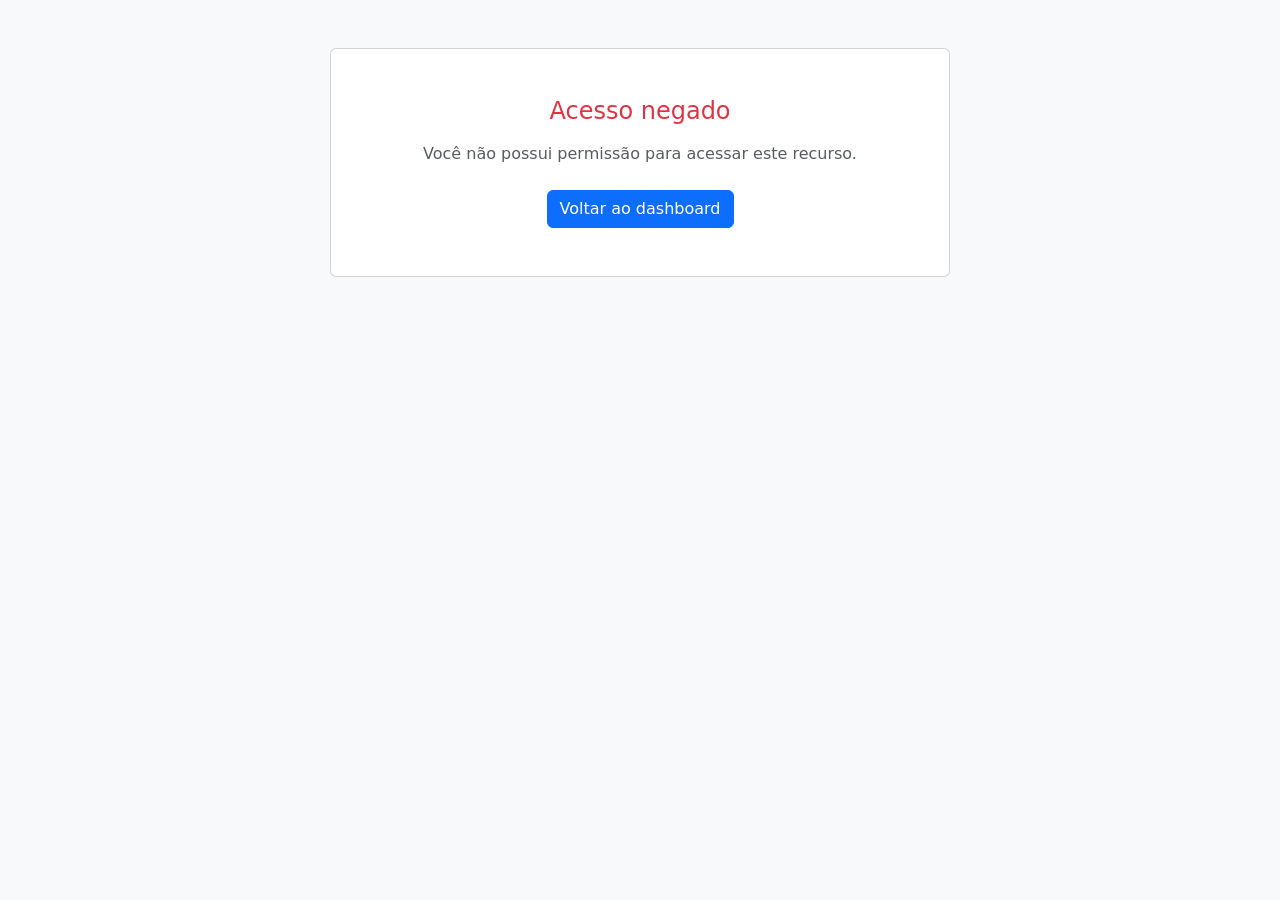
<file: src/main/resources/templates/error/access-denied.html>
<!DOCTYPE html>
<html lang="pt-BR" xmlns:th="http://www.thymeleaf.org">
<head>
    <meta charset="UTF-8">
    <meta name="viewport" content="width=device-width, initial-scale=1.0">
    <title>Acesso negado | ERP</title>
    <link href="https://cdn.jsdelivr.net/npm/bootstrap@5.3.3/dist/css/bootstrap.min.css" rel="stylesheet">
</head>
<body class="bg-light">
<main class="container py-5">
    <div class="card mx-auto" style="max-width: 620px;">
        <div class="card-body p-4 p-md-5 text-center">
            <h1 class="h4 text-danger mb-3">Acesso negado</h1>
            <p class="text-muted mb-4" th:text="${message} ?: 'Você não possui permissão para acessar este recurso.'">
                Você não possui permissão para acessar este recurso.
            </p>
            <a class="btn btn-primary" th:href="@{/dashboard}">Voltar ao dashboard</a>
        </div>
    </div>
</main>
</body>
</html>
</file>
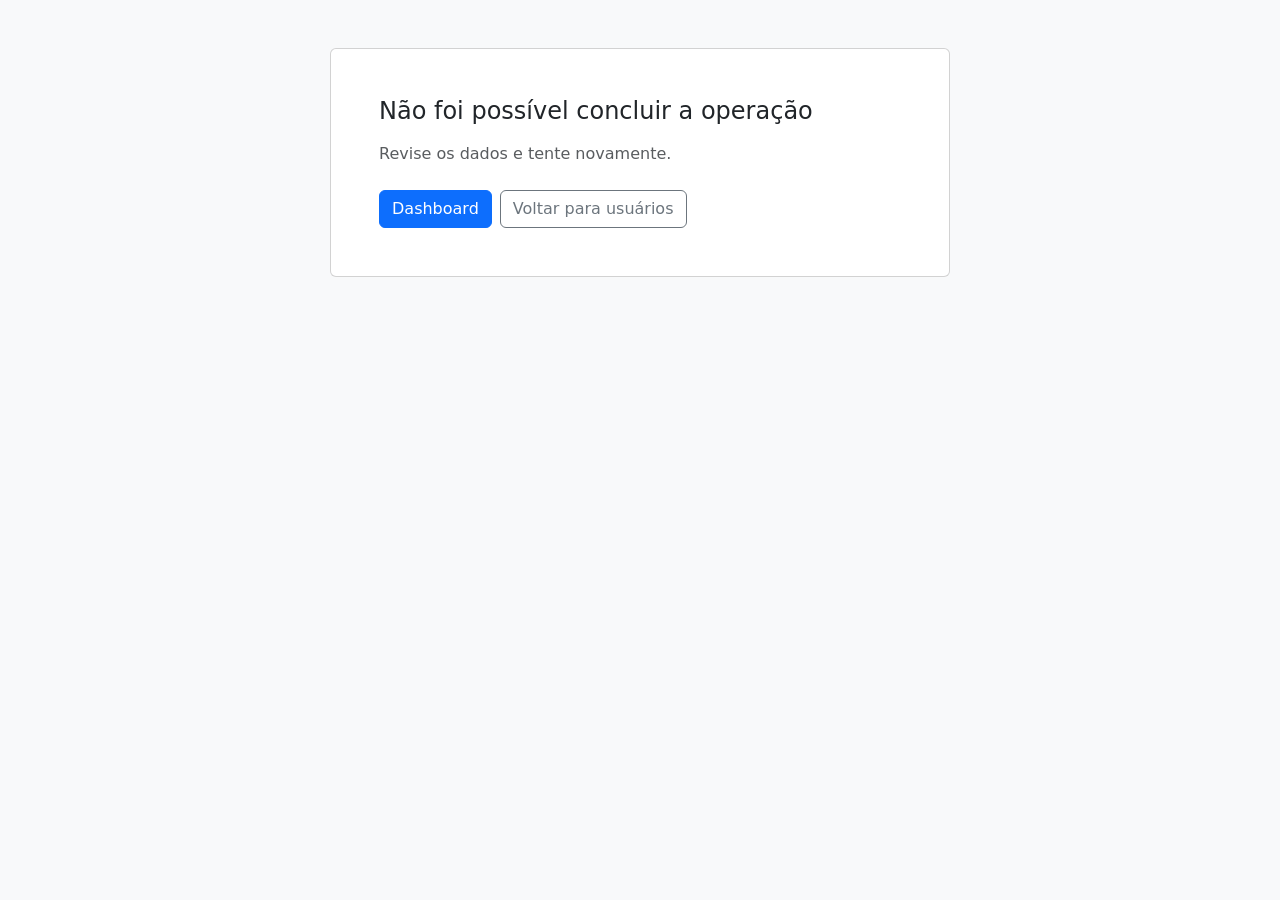
<file: src/main/resources/templates/error/generic.html>
<!DOCTYPE html>
<html lang="pt-BR" xmlns:th="http://www.thymeleaf.org">
<head>
    <meta charset="UTF-8">
    <meta name="viewport" content="width=device-width, initial-scale=1.0">
    <title>Erro de negócio | ERP</title>
    <link href="https://cdn.jsdelivr.net/npm/bootstrap@5.3.3/dist/css/bootstrap.min.css" rel="stylesheet">
</head>
<body class="bg-light">
<main class="container py-5">
    <div class="card mx-auto" style="max-width: 620px;">
        <div class="card-body p-4 p-md-5">
            <h1 class="h4 mb-3">Não foi possível concluir a operação</h1>
            <p class="text-muted mb-4" th:text="${message} ?: 'Revise os dados e tente novamente.'">
                Revise os dados e tente novamente.
            </p>
            <div class="d-flex gap-2">
                <a class="btn btn-primary" th:href="@{/dashboard}">Dashboard</a>
                <a class="btn btn-outline-secondary" th:href="@{/usuarios}">Voltar para usuários</a>
            </div>
        </div>
    </div>
</main>
</body>
</html>
</file>
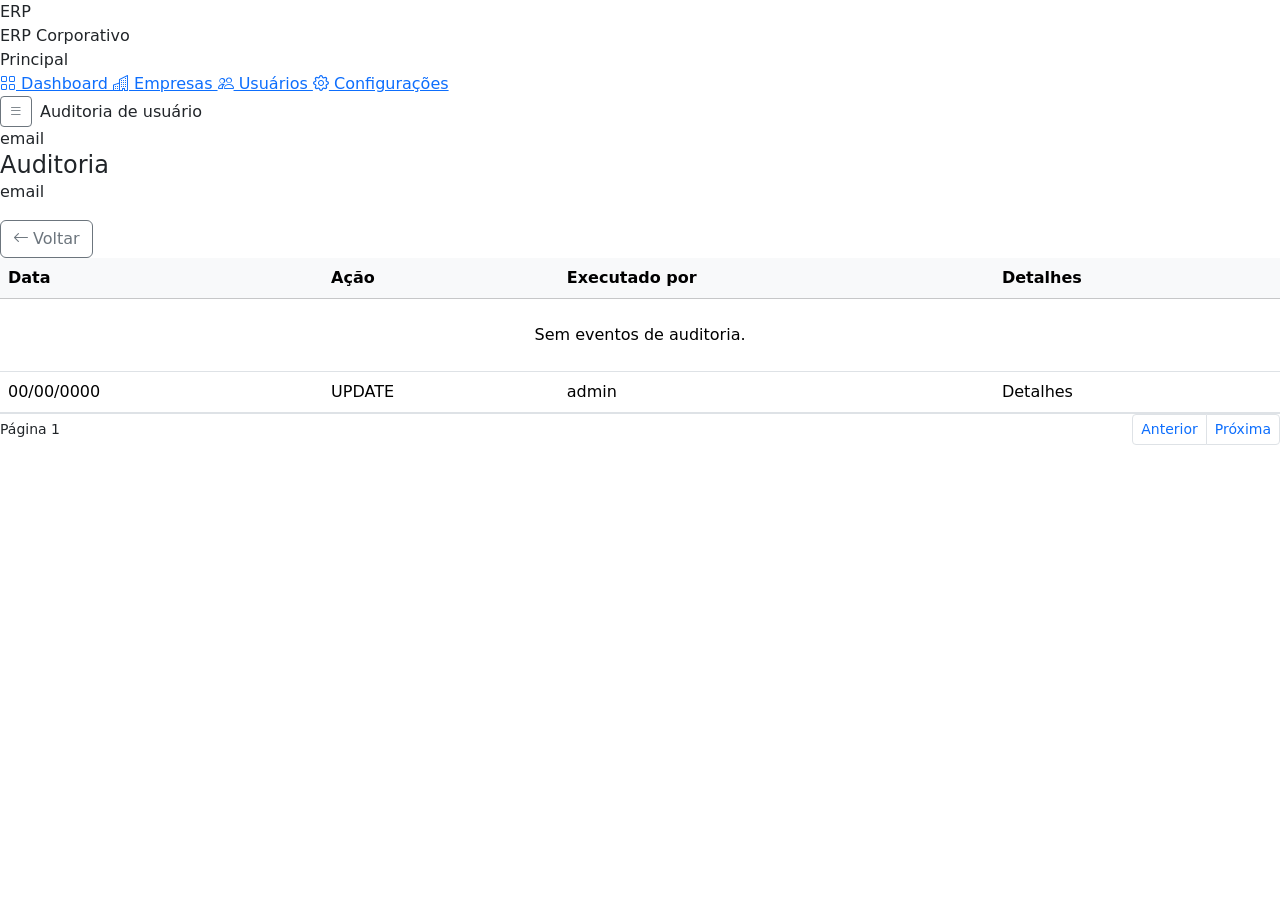
<file: src/main/resources/templates/usuarios/auditoria.html>
<!DOCTYPE html>
<html lang="pt-BR" xmlns:th="http://www.thymeleaf.org">
<head>
    <meta charset="UTF-8">
    <meta name="viewport" content="width=device-width, initial-scale=1.0">
    <title>Auditoria de usuário | ERP</title>
    <link href="https://cdn.jsdelivr.net/npm/bootstrap@5.3.3/dist/css/bootstrap.min.css" rel="stylesheet">
    <link href="https://cdn.jsdelivr.net/npm/bootstrap-icons@1.11.3/font/bootstrap-icons.min.css" rel="stylesheet">
    <link rel="stylesheet" th:href="@{/css/app.css}">
</head>
<body>
<div class="erp-toast-container"></div>
<div class="erp-toast-source" th:if="${successMessage}" data-toast-type="success" th:attr="data-toast-message=${successMessage}"></div>
<div class="erp-toast-source" th:if="${warningMessage}" data-toast-type="warning" th:attr="data-toast-message=${warningMessage}"></div>
<div class="erp-toast-source" th:if="${errorMessage}" data-toast-type="error" th:attr="data-toast-message=${errorMessage}"></div>
<div class="erp-shell">
    <aside class="erp-sidebar">
        <div class="erp-brand">
            <span class="erp-brand-badge">ERP</span>
            <div class="erp-brand-title">ERP Corporativo</div>
        </div>
        <div class="erp-nav-title">Principal</div>
        <a class="erp-nav-link" th:href="@{/dashboard}">
            <i class="bi bi-grid"></i>
            Dashboard
        </a>
        <a class="erp-nav-link" th:href="@{/empresas}" th:if="${canManageCompanies}">
            <i class="bi bi-buildings"></i>
            Empresas
        </a>
        <a class="erp-nav-link active" th:href="@{/usuarios}">
            <i class="bi bi-people"></i>
            Usuários
        </a>
        <a class="erp-nav-link" th:href="@{/configuracoes/email}">
            <i class="bi bi-gear"></i>
            Configurações
        </a>
    </aside>

    <section class="erp-content">
        <header class="erp-topbar">
            <div class="d-flex align-items-center gap-2">
                <button class="btn btn-outline-secondary btn-sm erp-mobile-toggle" data-erp-sidebar-toggle>
                    <i class="bi bi-list"></i>
                </button>
                <span class="erp-topbar-title">Auditoria de usuário</span>
            </div>
            <span class="erp-muted" th:text="${email}">email</span>
        </header>

        <main class="erp-main">
            <div class="erp-page-header">
                <div>
                    <h1 class="h4 mb-0" th:text="'Auditoria - ' + ${usuario.nome()}">Auditoria</h1>
                    <p class="erp-page-subtitle" th:text="${usuario.email()}">email</p>
                </div>
                <a class="btn btn-outline-secondary" th:href="@{/usuarios}">
                    <i class="bi bi-arrow-left me-1"></i>Voltar
                </a>
            </div>

            <section class="erp-card">
                <div class="table-responsive">
                    <table class="table table-hover align-middle mb-0">
                        <thead class="table-light">
                        <tr>
                            <th>Data</th>
                            <th>Ação</th>
                            <th>Executado por</th>
                            <th>Detalhes</th>
                        </tr>
                        </thead>
                        <tbody>
                        <tr th:if="${auditsPage.isEmpty()}">
                            <td colspan="4" class="text-center py-4 erp-muted">Sem eventos de auditoria.</td>
                        </tr>
                        <tr th:each="audit : ${auditsPage.content}">
                            <td th:text="${#temporals.format(audit.createdAt(), 'dd/MM/yyyy HH:mm')}">00/00/0000</td>
                            <td th:text="${audit.action().name()}">UPDATE</td>
                            <td th:text="${audit.performedBy()}">admin</td>
                            <td th:text="${audit.details()}">Detalhes</td>
                        </tr>
                        </tbody>
                    </table>
                </div>
                <div class="erp-card-body border-top d-flex justify-content-between align-items-center">
                    <small class="erp-muted"
                           th:text="|Página ${auditsPage.number + 1} de ${auditsPage.totalPages == 0 ? 1 : auditsPage.totalPages}|">Página 1</small>
                    <nav>
                        <ul class="pagination pagination-sm mb-0">
                            <li class="page-item" th:classappend="${auditsPage.first} ? 'disabled'">
                                <a class="page-link"
                                   th:href="@{|/usuarios/${usuario.id()}/auditoria?page=${auditsPage.number - 1}&size=${pageSize}|}">Anterior</a>
                            </li>
                            <li class="page-item" th:classappend="${auditsPage.last} ? 'disabled'">
                                <a class="page-link"
                                   th:href="@{|/usuarios/${usuario.id()}/auditoria?page=${auditsPage.number + 1}&size=${pageSize}|}">Próxima</a>
                            </li>
                        </ul>
                    </nav>
                </div>
            </section>
        </main>
    </section>
</div>
<script th:src="@{/js/app.js}"></script>
</body>
</html>
</file>
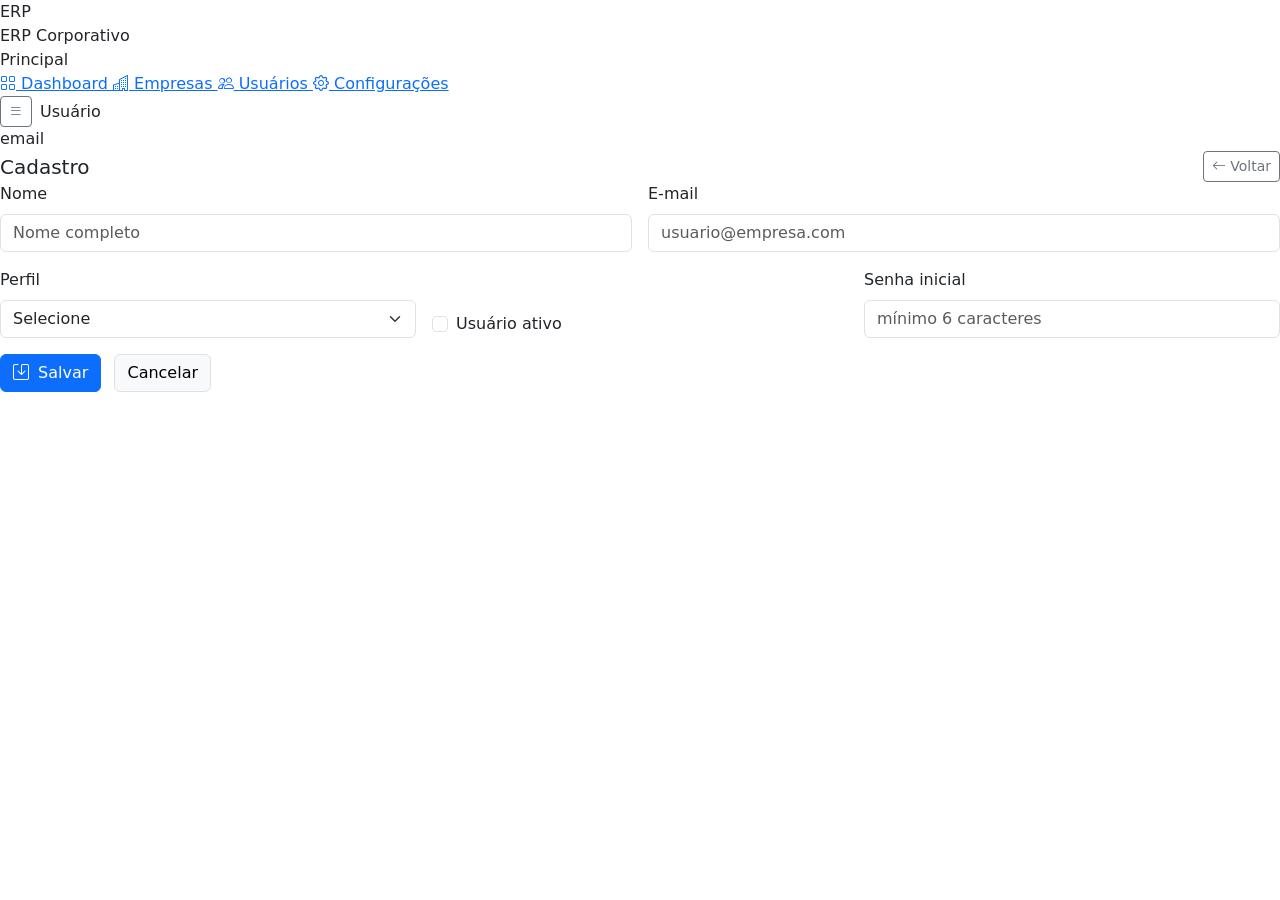
<file: src/main/resources/templates/usuarios/form.html>
<!DOCTYPE html>
<html lang="pt-BR" xmlns:th="http://www.thymeleaf.org">
<head>
    <meta charset="UTF-8">
    <meta name="viewport" content="width=device-width, initial-scale=1.0">
    <title th:text="${isEdit} ? 'Editar usuário | ERP' : 'Novo usuário | ERP'">Usuário | ERP</title>
    <link href="https://cdn.jsdelivr.net/npm/bootstrap@5.3.3/dist/css/bootstrap.min.css" rel="stylesheet">
    <link href="https://cdn.jsdelivr.net/npm/bootstrap-icons@1.11.3/font/bootstrap-icons.min.css" rel="stylesheet">
    <link rel="stylesheet" th:href="@{/css/app.css}">
</head>
<body>
<div class="erp-toast-container"></div>
<div class="erp-toast-source" th:if="${successMessage}" data-toast-type="success" th:attr="data-toast-message=${successMessage}"></div>
<div class="erp-toast-source" th:if="${warningMessage}" data-toast-type="warning" th:attr="data-toast-message=${warningMessage}"></div>
<div class="erp-toast-source" th:if="${errorMessage}" data-toast-type="error" th:attr="data-toast-message=${errorMessage}"></div>
<div class="erp-shell">
    <aside class="erp-sidebar">
        <div class="erp-brand">
            <span class="erp-brand-badge">ERP</span>
            <div class="erp-brand-title">ERP Corporativo</div>
        </div>
        <div class="erp-nav-title">Principal</div>
        <a class="erp-nav-link" th:href="@{/dashboard}">
            <i class="bi bi-grid"></i>
            Dashboard
        </a>
        <a class="erp-nav-link" th:href="@{/empresas}" th:if="${canManageCompanies}">
            <i class="bi bi-buildings"></i>
            Empresas
        </a>
        <a class="erp-nav-link active" th:href="@{/usuarios}">
            <i class="bi bi-people"></i>
            Usuários
        </a>
        <a class="erp-nav-link" th:href="@{/configuracoes/email}">
            <i class="bi bi-gear"></i>
            Configurações
        </a>
    </aside>

    <section class="erp-content">
        <header class="erp-topbar">
            <div class="d-flex align-items-center gap-2">
                <button class="btn btn-outline-secondary btn-sm erp-mobile-toggle" data-erp-sidebar-toggle>
                    <i class="bi bi-list"></i>
                </button>
                <span class="erp-topbar-title" th:text="${isEdit} ? 'Editar usuário' : 'Novo usuário'">Usuário</span>
            </div>
            <span class="erp-muted" th:text="${email}">email</span>
        </header>

        <main class="erp-main">
            <section class="erp-card">
                <div class="erp-card-header d-flex justify-content-between align-items-center">
                    <h1 class="h5 mb-0" th:text="${isEdit} ? 'Atualizar dados' : 'Cadastro de usuário'">Cadastro</h1>
                    <a class="btn btn-outline-secondary btn-sm" th:href="@{/usuarios}">
                        <i class="bi bi-arrow-left me-1"></i>Voltar
                    </a>
                </div>
                <div class="erp-card-body">
                    <form th:object="${usuarioForm}"
                          th:action="${isEdit} ? @{|/usuarios/${usuarioId}/editar|} : @{/usuarios}"
                          method="post"
                          class="row g-3">
                        <div class="col-md-6">
                            <label class="form-label">Nome</label>
                            <input class="form-control" th:field="*{nome}" placeholder="Nome completo">
                            <div class="text-danger small" th:if="${#fields.hasErrors('nome')}" th:errors="*{nome}"></div>
                        </div>
                        <div class="col-md-6">
                            <label class="form-label">E-mail</label>
                            <input class="form-control" th:field="*{email}" placeholder="usuario@empresa.com">
                            <div class="text-danger small" th:if="${#fields.hasErrors('email')}" th:errors="*{email}"></div>
                        </div>
                        <div class="col-md-4">
                            <label class="form-label">Perfil</label>
                            <select class="form-select" th:field="*{role}">
                                <option value="">Selecione</option>
                                <option th:each="roleValue : ${roleValues}" th:value="${roleValue}" th:text="${roleValue.name()}">ROLE</option>
                            </select>
                            <div class="text-danger small" th:if="${#fields.hasErrors('role')}" th:errors="*{role}"></div>
                        </div>
                        <div class="col-md-4 d-flex align-items-end">
                            <div class="form-check">
                                <input class="form-check-input" type="checkbox" th:field="*{ativo}">
                                <label class="form-check-label">Usuário ativo</label>
                            </div>
                        </div>
                        <div class="col-md-4" th:if="${!isEdit}">
                            <label class="form-label">Senha inicial</label>
                            <input type="password" class="form-control" th:field="*{senha}" placeholder="mínimo 6 caracteres">
                            <div class="text-danger small" th:if="${#fields.hasErrors('senha')}" th:errors="*{senha}"></div>
                        </div>
                        <div class="col-12">
                            <button class="btn btn-primary" type="submit">
                                <i class="bi bi-save me-1"></i>
                                <span th:text="${isEdit} ? 'Salvar alterações' : 'Criar usuário'">Salvar</span>
                            </button>
                            <a class="btn btn-light border ms-2" th:href="@{/usuarios}">Cancelar</a>
                        </div>
                    </form>
                </div>
            </section>
        </main>
    </section>
</div>
<script th:src="@{/js/app.js}"></script>
</body>
</html>
</file>
